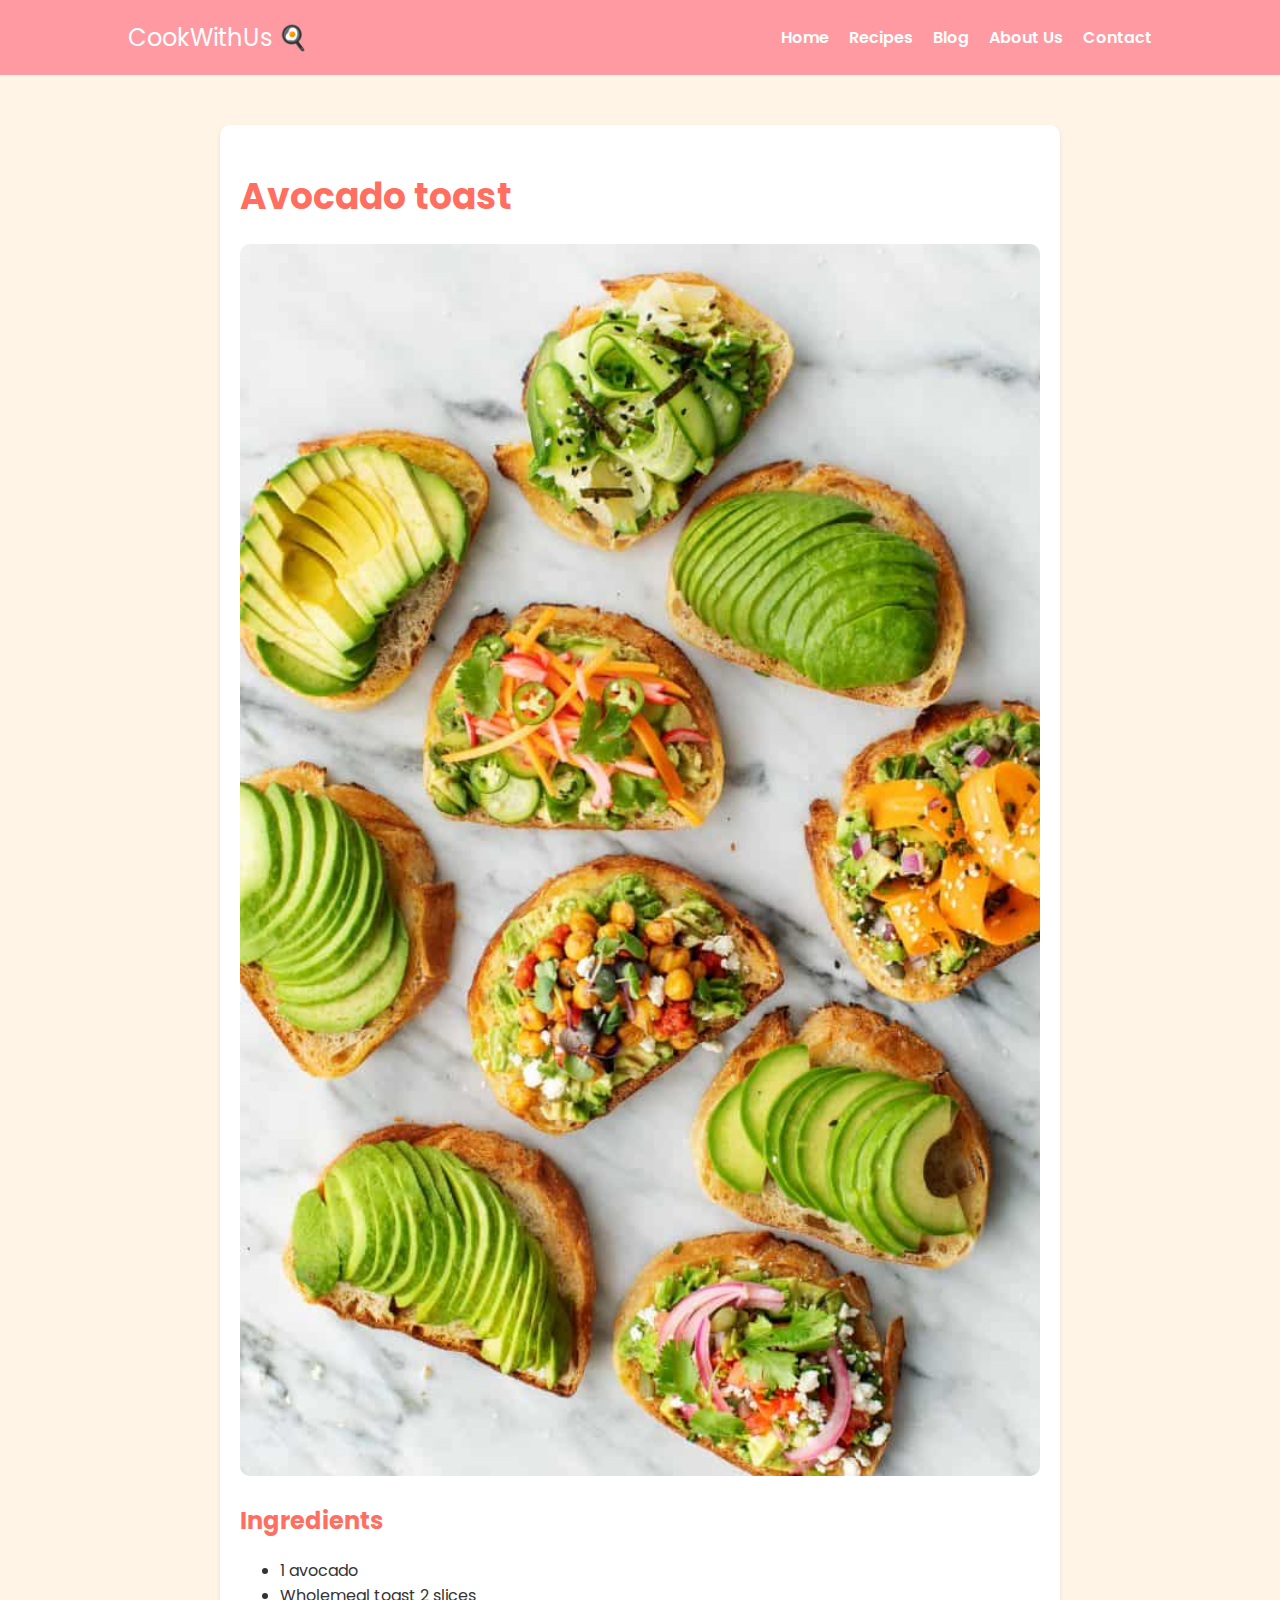
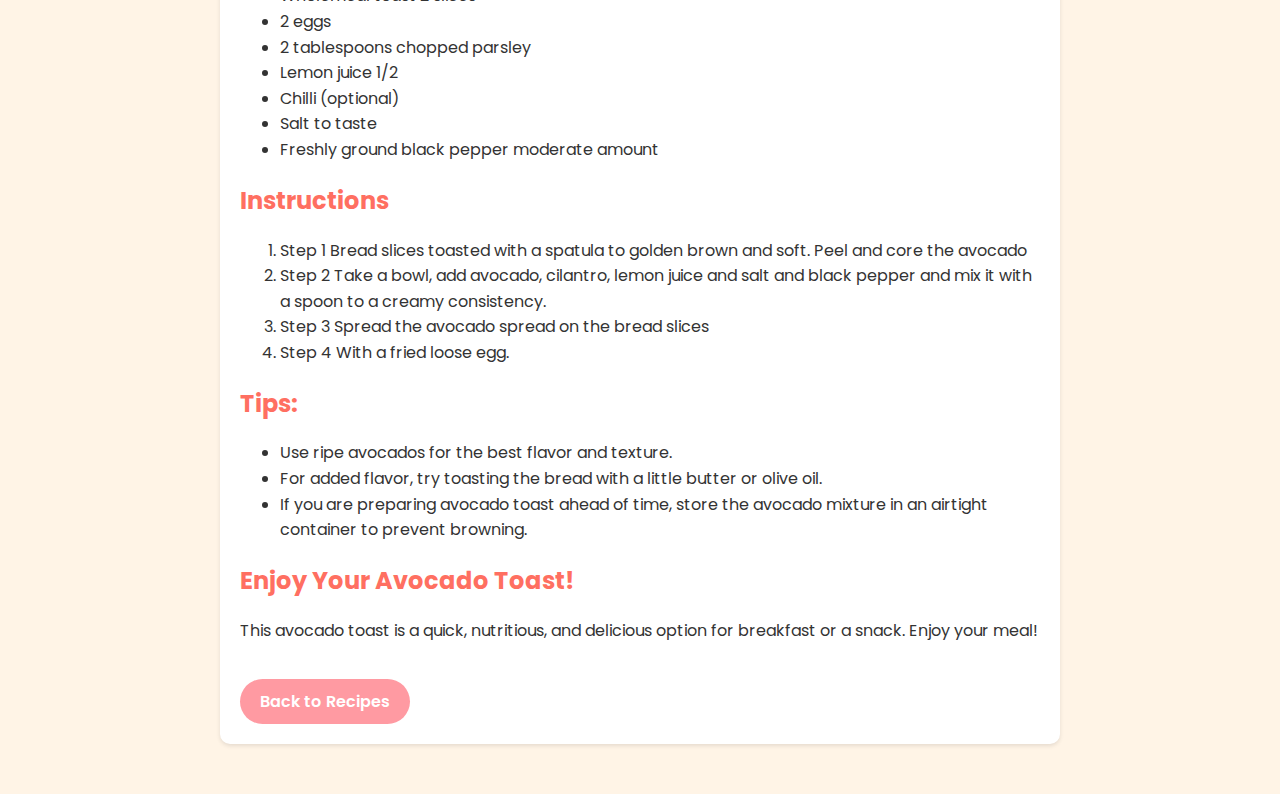
<file: 1.html>
<!DOCTYPE html>
<html lang="en">
<head>
    <meta charset="UTF-8">
    <meta name="viewport" content="width=device-width, initial-scale=1.0">
    <title>Recipe - CookWithUs 🍳</title>
    <link rel="stylesheet" href="styles.css">
    <link href="https://fonts.googleapis.com/css2?family=Comic+Sans+MS:wght@300;400;600&family=Poppins:wght@300;400;600&display=swap" rel="stylesheet">
    <style>
        /* General Styles */
        body {
            font-family: 'Comic Sans MS', 'Poppins', sans-serif;
            margin: 0;
            padding: 0;
            background-color: #fff4e6;
            color: #333;
        }

        header {
            background-color: #ff9aa2;
            padding: 20px 0;
        }

        nav {
            display: flex;
            justify-content: space-between;
            align-items: center;
            width: 80%;
            margin: 0 auto;
        }

        .logo {
            font-size: 24px;
            color: #fff;
        }

        nav ul {
            list-style: none;
            margin: 0;
            padding: 0;
            display: flex;
            gap: 20px;
        }

        nav ul li {
            display: inline;
        }

        nav ul li a {
            color: #fff;
            text-decoration: none;
            font-weight: 600;
        }

        .recipe-container {
            max-width: 800px;
            margin: 50px auto;
            padding: 20px;
            background-color: #fff;
            box-shadow: 0 2px 4px rgba(0,0,0,0.1);
            border-radius: 10px;
        }

        .recipe-container h1 {
            font-size: 36px;
            margin-bottom: 20px;
            font-family: 'Comic Sans MS', 'Poppins', sans-serif;
            color: #ff6f61;
        }

        .recipe-container img {
            width: 100%;
            height: auto;
            border-radius: 10px;
        }

        .recipe-container h2 {
            font-size: 24px;
            margin-top: 20px;
            font-family: 'Comic Sans MS', 'Poppins', sans-serif;
            color: #ff6f61;
        }

        .recipe-container p, .recipe-container ul, .recipe-container ol {
            font-size: 16px;
            line-height: 1.6;
        }

        .cta-button {
            background-color: #ff9aa2;
            color: #fff;
            padding: 10px 20px;
            text-decoration: none;
            font-weight: 600;
            border-radius: 25px;
            border: none;
            cursor: pointer;
            display: inline-block;
            margin-top: 20px;
        }

        .cta-button:hover {
            background-color: #ff6f61;
        }
    </style>
</head>
<body>
    <header>
        <nav>
            <div class="logo">CookWithUs 🍳</div>
            <ul>
                <li><a href="index.html">Home</a></li>
                <li><a href="recipes.html">Recipes</a></li>
                <li><a href="blog.html">Blog</a></li>
                <li><a href="about.html">About Us</a></li>
                <li><a href="contact.html">Contact</a></li>
            </ul>
        </nav>
    </header>
    <div class="recipe-container">
        <h1>Avocado toast</h1>
        <img src="IMAGES/1.jpg" alt="Recipe Image">
        <h2>Ingredients</h2>
        <ul>
            <li>
                1 avocado </li>
            <li>Wholemeal toast 2 slices</li>  
             <li>2 eggs</li>  
             <li> 2 tablespoons chopped parsley </li>
             <li>  Lemon juice 1/2 </li>
              <li> Chilli (optional) </li>
            <li> Salt to taste </li>
             <li>Freshly ground black pepper moderate amount</li>
            
            
        </ul>
        <h2>Instructions</h2>
        <ol>
            <li>Step 1 Bread slices toasted with a spatula to golden brown and soft. Peel and core the avocado</li>
            <li>Step 2 Take a bowl, add avocado, cilantro, lemon juice and salt and black pepper and mix it with a spoon to a creamy consistency.</li>
            <li>Step 3 Spread the avocado spread on the bread slices</li>
            <li>Step 4 With a fried loose egg.</li>
        </ol>
        <h2>Tips:</h2>
    <ul>
        <li>Use ripe avocados for the best flavor and texture.</li>
        <li>For added flavor, try toasting the bread with a little butter or olive oil.</li>
        <li>If you are preparing avocado toast ahead of time, store the avocado mixture in an airtight container to prevent browning.</li>
    </ul>

    <h2>Enjoy Your Avocado Toast!</h2>
    <p>This avocado toast is a quick, nutritious, and delicious option for breakfast or a snack. Enjoy your meal!</p>
        <a href="recipes.html" class="cta-button">Back to Recipes</a>
    </div>
</body>
</html>
</file>
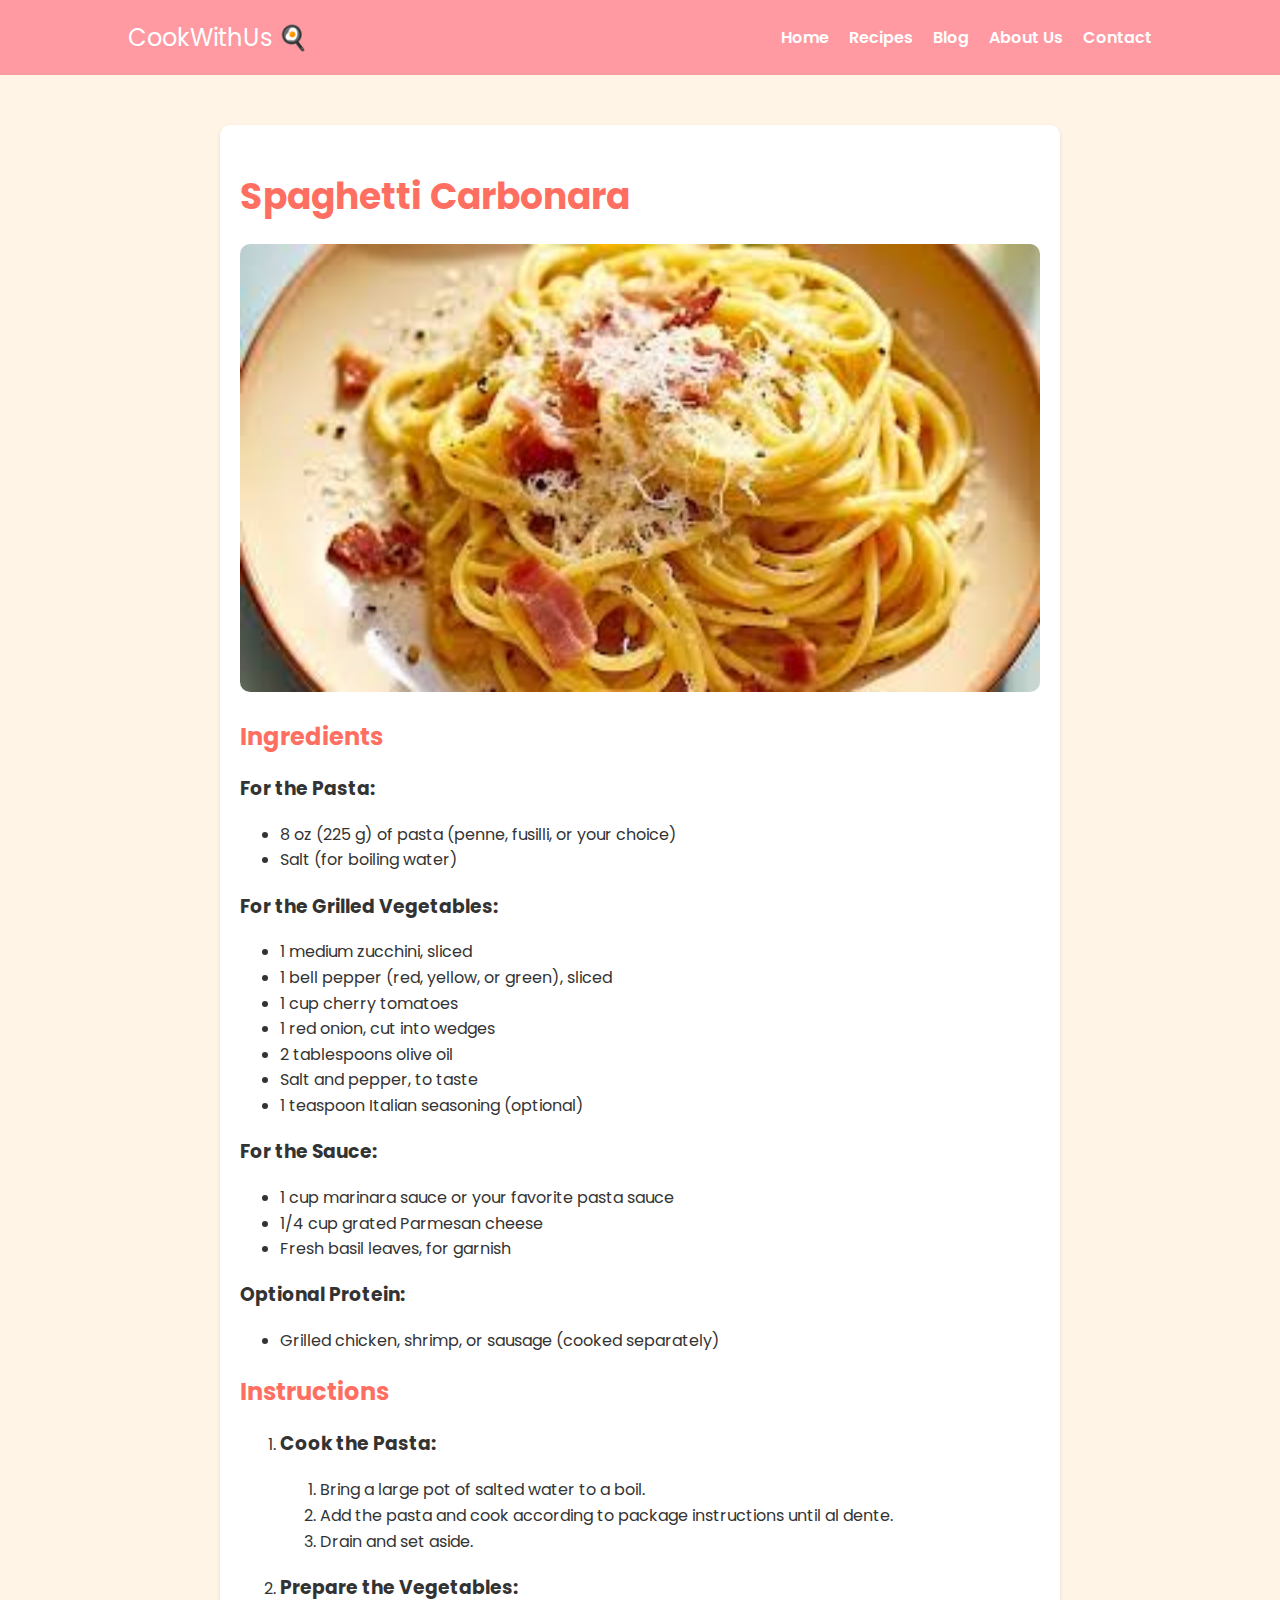
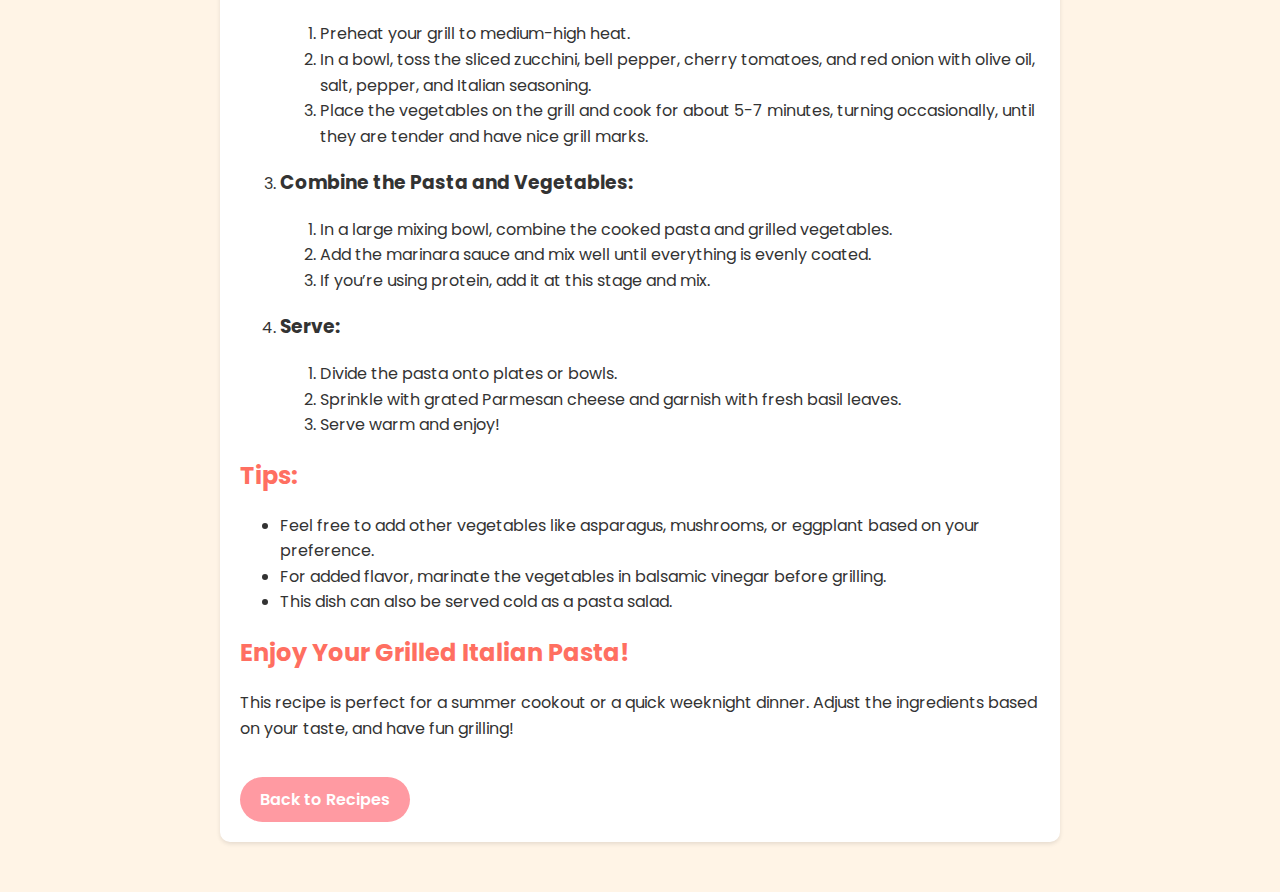
<file: 2.html>
<!DOCTYPE html>
<html lang="en">
<head>
    <meta charset="UTF-8">
    <meta name="viewport" content="width=device-width, initial-scale=1.0">
    <title>Recipe - CookWithUs 🍳</title>
    <link rel="stylesheet" href="styles.css">
    <link href="https://fonts.googleapis.com/css2?family=Comic+Sans+MS:wght@300;400;600&family=Poppins:wght@300;400;600&display=swap" rel="stylesheet">
    <style>
        /* General Styles */
        body {
            font-family: 'Comic Sans MS', 'Poppins', sans-serif;
            margin: 0;
            padding: 0;
            background-color: #fff4e6;
            color: #333;
        }

        header {
            background-color: #ff9aa2;
            padding: 20px 0;
        }

        nav {
            display: flex;
            justify-content: space-between;
            align-items: center;
            width: 80%;
            margin: 0 auto;
        }

        .logo {
            font-size: 24px;
            color: #fff;
        }

        nav ul {
            list-style: none;
            margin: 0;
            padding: 0;
            display: flex;
            gap: 20px;
        }

        nav ul li {
            display: inline;
        }

        nav ul li a {
            color: #fff;
            text-decoration: none;
            font-weight: 600;
        }

        .recipe-container {
            max-width: 800px;
            margin: 50px auto;
            padding: 20px;
            background-color: #fff;
            box-shadow: 0 2px 4px rgba(0,0,0,0.1);
            border-radius: 10px;
        }

        .recipe-container h1 {
            font-size: 36px;
            margin-bottom: 20px;
            font-family: 'Comic Sans MS', 'Poppins', sans-serif;
            color: #ff6f61;
        }

        .recipe-container img {
            width: 100%;
            height: auto;
            border-radius: 10px;
        }

        .recipe-container h2 {
            font-size: 24px;
            margin-top: 20px;
            font-family: 'Comic Sans MS', 'Poppins', sans-serif;
            color: #ff6f61;
        }

        .recipe-container p, .recipe-container ul, .recipe-container ol {
            font-size: 16px;
            line-height: 1.6;
        }

        .cta-button {
            background-color: #ff9aa2;
            color: #fff;
            padding: 10px 20px;
            text-decoration: none;
            font-weight: 600;
            border-radius: 25px;
            border: none;
            cursor: pointer;
            display: inline-block;
            margin-top: 20px;
        }

        .cta-button:hover {
            background-color: #ff6f61;
        }
    </style>
</head>
<body>
    <header>
        <nav>
            <div class="logo">CookWithUs 🍳</div>
            <ul>
                <li><a href="index.html">Home</a></li>
                <li><a href="recipes.html">Recipes</a></li>
                <li><a href="blog.html">Blog</a></li>
                <li><a href="about.html">About Us</a></li>
                <li><a href="contact.html">Contact</a></li>
            </ul>
        </nav>
    </header>
    <div class="recipe-container">
        <h1>Spaghetti Carbonara
        </h1>
        <img src="IMAGES/2.jpg" alt="Recipe Image">
        <body>
            
        
            <h2>Ingredients</h2>
        
            <h3>For the Pasta:</h3>
            <ul>
                <li>8 oz (225 g) of pasta (penne, fusilli, or your choice)</li>
                <li>Salt (for boiling water)</li>
            </ul>
        
            <h3>For the Grilled Vegetables:</h3>
            <ul>
                <li>1 medium zucchini, sliced</li>
                <li>1 bell pepper (red, yellow, or green), sliced</li>
                <li>1 cup cherry tomatoes</li>
                <li>1 red onion, cut into wedges</li>
                <li>2 tablespoons olive oil</li>
                <li>Salt and pepper, to taste</li>
                <li>1 teaspoon Italian seasoning (optional)</li>
            </ul>
        
            <h3>For the Sauce:</h3>
            <ul>
                <li>1 cup marinara sauce or your favorite pasta sauce</li>
                <li>1/4 cup grated Parmesan cheese</li>
                <li>Fresh basil leaves, for garnish</li>
            </ul>
        
            <h3>Optional Protein:</h3>
            <ul>
                <li>Grilled chicken, shrimp, or sausage (cooked separately)</li>
            </ul>
        
            <h2>Instructions</h2>
            <ol>
                <li>
                    <h3>Cook the Pasta:</h3>
                    <ol>
                        <li>Bring a large pot of salted water to a boil.</li>
                        <li>Add the pasta and cook according to package instructions until al dente.</li>
                        <li>Drain and set aside.</li>
                    </ol>
                </li>
                <li>
                    <h3>Prepare the Vegetables:</h3>
                    <ol>
                        <li>Preheat your grill to medium-high heat.</li>
                        <li>In a bowl, toss the sliced zucchini, bell pepper, cherry tomatoes, and red onion with olive oil, salt, pepper, and Italian seasoning.</li>
                        <li>Place the vegetables on the grill and cook for about 5-7 minutes, turning occasionally, until they are tender and have nice grill marks.</li>
                    </ol>
                </li>
                <li>
                    <h3>Combine the Pasta and Vegetables:</h3>
                    <ol>
                        <li>In a large mixing bowl, combine the cooked pasta and grilled vegetables.</li>
                        <li>Add the marinara sauce and mix well until everything is evenly coated.</li>
                        <li>If you’re using protein, add it at this stage and mix.</li>
                    </ol>
                </li>
                <li>
                    <h3>Serve:</h3>
                    <ol>
                        <li>Divide the pasta onto plates or bowls.</li>
                        <li>Sprinkle with grated Parmesan cheese and garnish with fresh basil leaves.</li>
                        <li>Serve warm and enjoy!</li>
                    </ol>
                </li>
            </ol>
        
            <h2>Tips:</h2>
            <ul>
                <li>Feel free to add other vegetables like asparagus, mushrooms, or eggplant based on your preference.</li>
                <li>For added flavor, marinate the vegetables in balsamic vinegar before grilling.</li>
                <li>This dish can also be served cold as a pasta salad.</li>
            </ul>
        
            <h2>Enjoy Your Grilled Italian Pasta!</h2>
            <p>This recipe is perfect for a summer cookout or a quick weeknight dinner. Adjust the ingredients based on your taste, and have fun grilling!</p>
        </body>
        
        <a href="recipes.html" class="cta-button">Back to Recipes</a>
    </div>
</body>
</html>
</file>
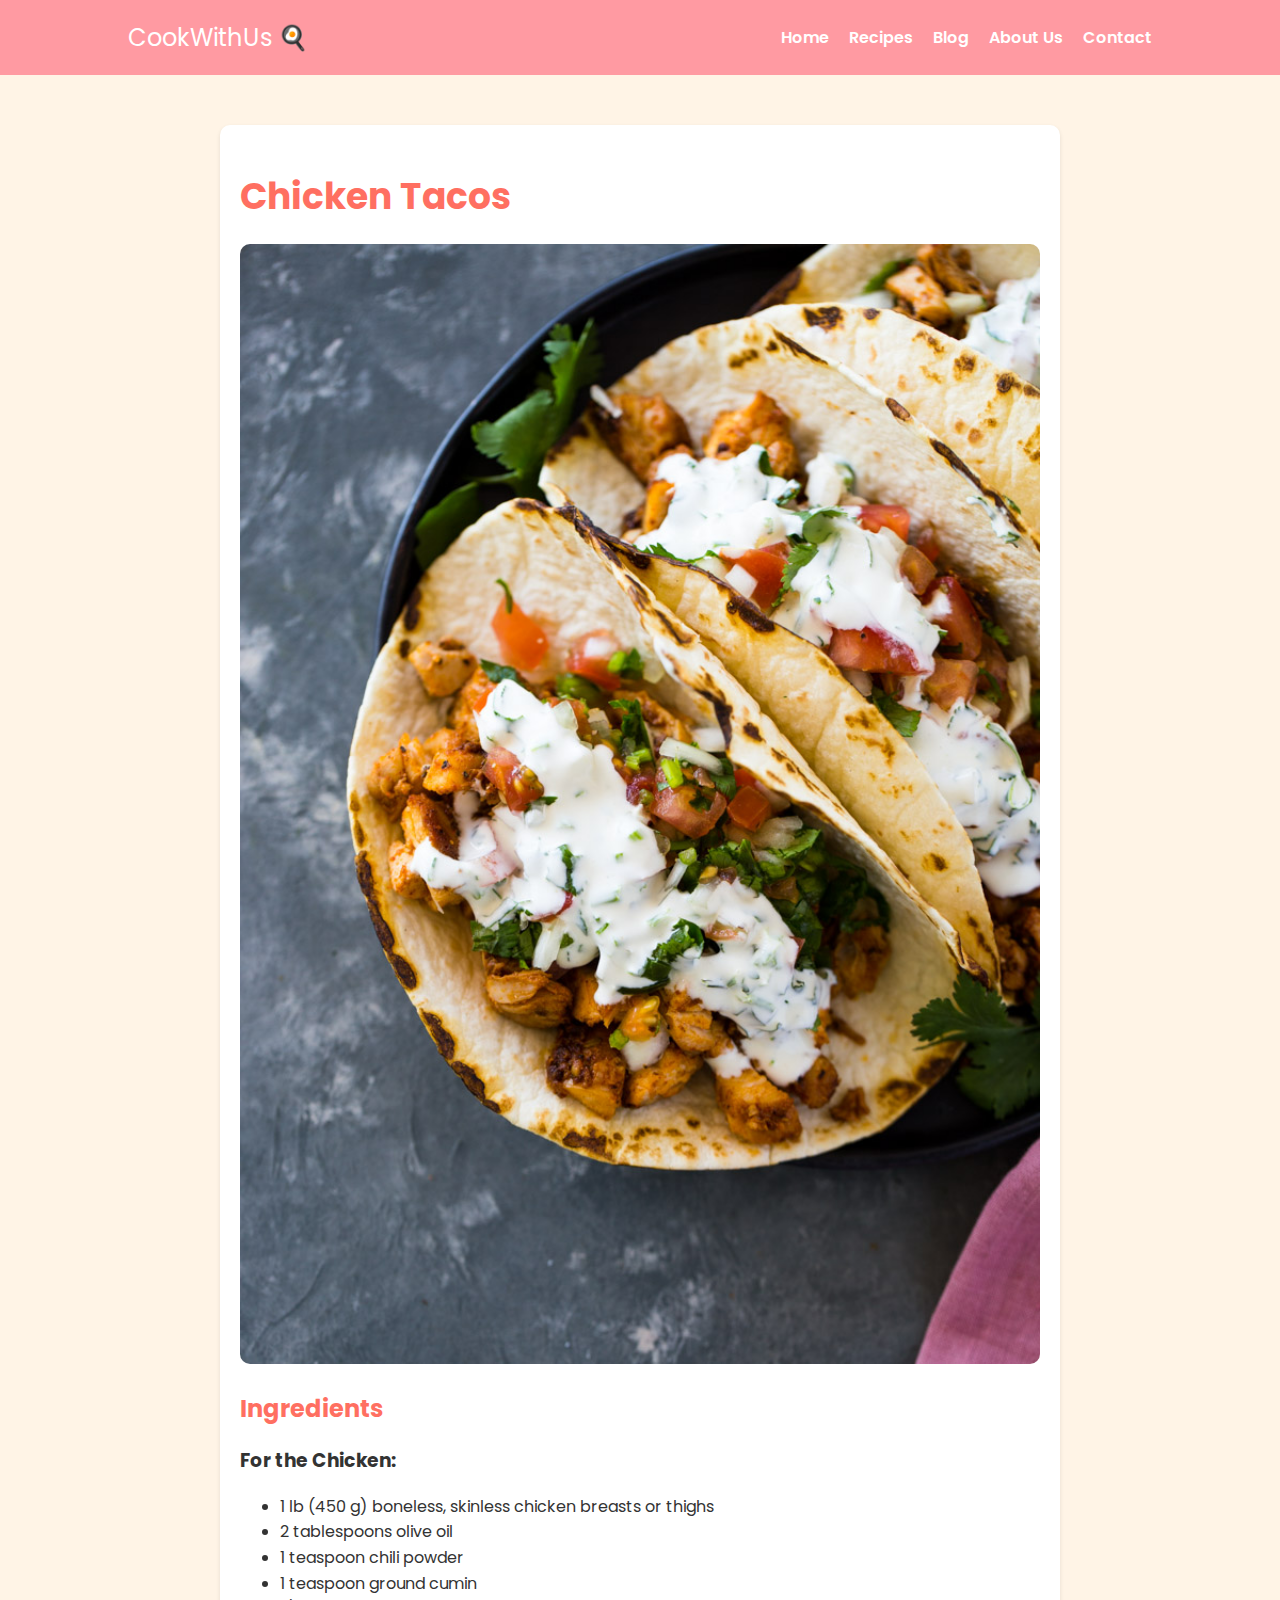
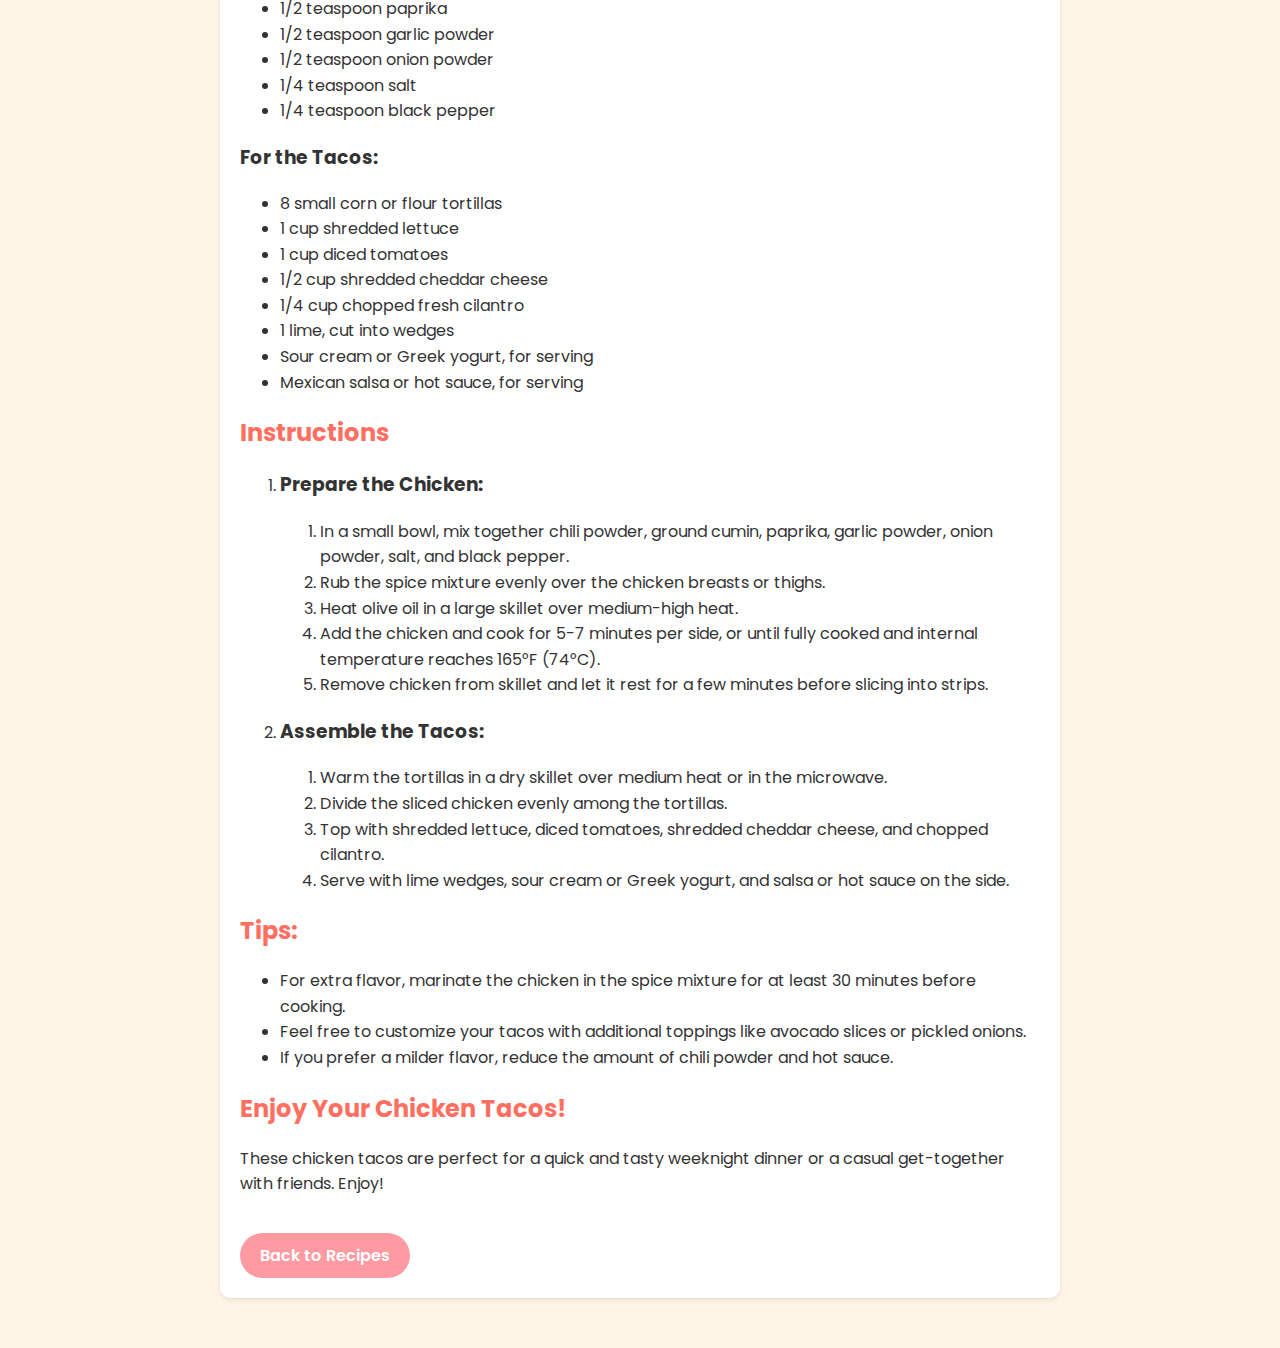
<file: 3.html>
<!DOCTYPE html>
<html lang="en">
<head>
    <meta charset="UTF-8">
    <meta name="viewport" content="width=device-width, initial-scale=1.0">
    <title>Recipe - CookWithUs 🍳</title>
    <link rel="stylesheet" href="styles.css">
    <link href="https://fonts.googleapis.com/css2?family=Comic+Sans+MS:wght@300;400;600&family=Poppins:wght@300;400;600&display=swap" rel="stylesheet">
    <style>
        
        body {
            font-family: 'Comic Sans MS', 'Poppins', sans-serif;
            margin: 0;
            padding: 0;
            background-color: #fff4e6;
            color: #333;
        }

        header {
            background-color: #ff9aa2;
            padding: 20px 0;
        }

        nav {
            display: flex;
            justify-content: space-between;
            align-items: center;
            width: 80%;
            margin: 0 auto;
        }

        .logo {
            font-size: 24px;
            color: #fff;
        }

        nav ul {
            list-style: none;
            margin: 0;
            padding: 0;
            display: flex;
            gap: 20px;
        }

        nav ul li {
            display: inline;
        }

        nav ul li a {
            color: #fff;
            text-decoration: none;
            font-weight: 600;
        }

        .recipe-container {
            max-width: 800px;
            margin: 50px auto;
            padding: 20px;
            background-color: #fff;
            box-shadow: 0 2px 4px rgba(0,0,0,0.1);
            border-radius: 10px;
        }

        .recipe-container h1 {
            font-size: 36px;
            margin-bottom: 20px;
            font-family: 'Comic Sans MS', 'Poppins', sans-serif;
            color: #ff6f61;
        }

        .recipe-container img {
            width: 100%;
            height: auto;
            border-radius: 10px;
        }

        .recipe-container h2 {
            font-size: 24px;
            margin-top: 20px;
            font-family: 'Comic Sans MS', 'Poppins', sans-serif;
            color: #ff6f61;
        }

        .recipe-container p, .recipe-container ul, .recipe-container ol {
            font-size: 16px;
            line-height: 1.6;
        }

        .cta-button {
            background-color: #ff9aa2;
            color: #fff;
            padding: 10px 20px;
            text-decoration: none;
            font-weight: 600;
            border-radius: 25px;
            border: none;
            cursor: pointer;
            display: inline-block;
            margin-top: 20px;
        }

        .cta-button:hover {
            background-color: #ff6f61;
        }
    </style>
</head>
<body>
    <header>
        <nav>
            <div class="logo">CookWithUs 🍳</div>
            <ul>
                <li><a href="index.html">Home</a></li>
                <li><a href="recipes.html">Recipes</a></li>
                <li><a href="blog.html">Blog</a></li>
                <li><a href="about.html">About Us</a></li>
                <li><a href="contact.html">Contact</a></li>
            </ul>
        </nav>
    </header>
    <div class="recipe-container">
        <h1>Chicken Tacos</h1>
        <img src="IMAGES/3.jpg" alt="Recipe Image">
        <h2>Ingredients</h2>

        <h3>For the Chicken:</h3>
        <ul>
            <li>1 lb (450 g) boneless, skinless chicken breasts or thighs</li>
            <li>2 tablespoons olive oil</li>
            <li>1 teaspoon chili powder</li>
            <li>1 teaspoon ground cumin</li>
            <li>1/2 teaspoon paprika</li>
            <li>1/2 teaspoon garlic powder</li>
            <li>1/2 teaspoon onion powder</li>
            <li>1/4 teaspoon salt</li>
            <li>1/4 teaspoon black pepper</li>
        </ul>
    
        <h3>For the Tacos:</h3>
        <ul>
            <li>8 small corn or flour tortillas</li>
            <li>1 cup shredded lettuce</li>
            <li>1 cup diced tomatoes</li>
            <li>1/2 cup shredded cheddar cheese</li>
            <li>1/4 cup chopped fresh cilantro</li>
            <li>1 lime, cut into wedges</li>
            <li>Sour cream or Greek yogurt, for serving</li>
            <li>Mexican salsa or hot sauce, for serving</li>
        </ul>
    
        <h2>Instructions</h2>
        <ol>
            <li>
                <h3>Prepare the Chicken:</h3>
                <ol>
                    <li>In a small bowl, mix together chili powder, ground cumin, paprika, garlic powder, onion powder, salt, and black pepper.</li>
                    <li>Rub the spice mixture evenly over the chicken breasts or thighs.</li>
                    <li>Heat olive oil in a large skillet over medium-high heat.</li>
                    <li>Add the chicken and cook for 5-7 minutes per side, or until fully cooked and internal temperature reaches 165°F (74°C).</li>
                    <li>Remove chicken from skillet and let it rest for a few minutes before slicing into strips.</li>
                </ol>
            </li>
            <li>
                <h3>Assemble the Tacos:</h3>
                <ol>
                    <li>Warm the tortillas in a dry skillet over medium heat or in the microwave.</li>
                    <li>Divide the sliced chicken evenly among the tortillas.</li>
                    <li>Top with shredded lettuce, diced tomatoes, shredded cheddar cheese, and chopped cilantro.</li>
                    <li>Serve with lime wedges, sour cream or Greek yogurt, and salsa or hot sauce on the side.</li>
                </ol>
            </li>
        </ol>
    
        <h2>Tips:</h2>
        <ul>
            <li>For extra flavor, marinate the chicken in the spice mixture for at least 30 minutes before cooking.</li>
            <li>Feel free to customize your tacos with additional toppings like avocado slices or pickled onions.</li>
            <li>If you prefer a milder flavor, reduce the amount of chili powder and hot sauce.</li>
        </ul>
    
        <h2>Enjoy Your Chicken Tacos!</h2>
        <p>These chicken tacos are perfect for a quick and tasty weeknight dinner or a casual get-together with friends. Enjoy!</p>
        <a href="recipes.html" class="cta-button">Back to Recipes</a>
    </div>
</body>
</html>
</file>
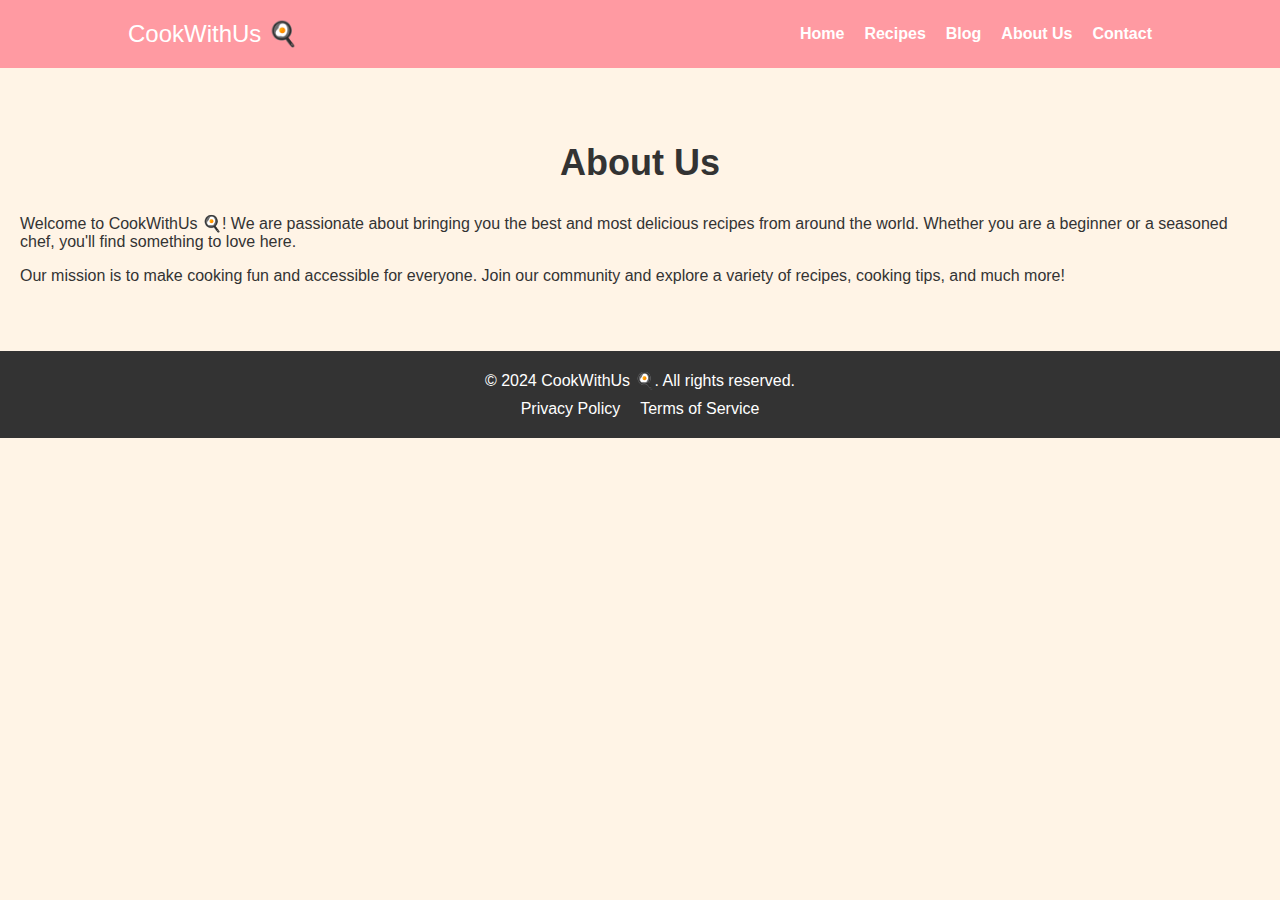
<file: about.html>
<!DOCTYPE html>
<html lang="en">
<head>
    <meta charset="UTF-8">
    <meta name="viewport" content="width=device-width, initial-scale=1.0">
    <title>CookWithUs 🍳 - About Us</title>
    <link rel="stylesheet" href="styles.css">
</head>
<body>
    <header>
        <nav>
            <div class="logo">CookWithUs 🍳</div>
            <ul>
                <li><a href="index.html">Home</a></li>
                <li><a href="recipes.html">Recipes</a></li>
                <li><a href="blog.html">Blog</a></li>
                <li><a href="about.html">About Us</a></li>
                <li><a href="contact.html">Contact</a></li>
            </ul>
        </nav>
    </header>

    <main>
        <section class="about-us">
            <h1>About Us</h1>
            <p>Welcome to CookWithUs 🍳! We are passionate about bringing you the best and most delicious recipes from around the world. Whether you are a beginner or a seasoned chef, you'll find something to love here.</p>
            <p>Our mission is to make cooking fun and accessible for everyone. Join our community and explore a variety of recipes, cooking tips, and much more!</p>
        </section>
    </main>

    <footer>
        <p>&copy; 2024 CookWithUs 🍳. All rights reserved.</p>
        <ul>
            <li><a href="#">Privacy Policy</a></li>
            <li><a href="#">Terms of Service</a></li>
        </ul>
    </footer>
</body>
</html>
</file>
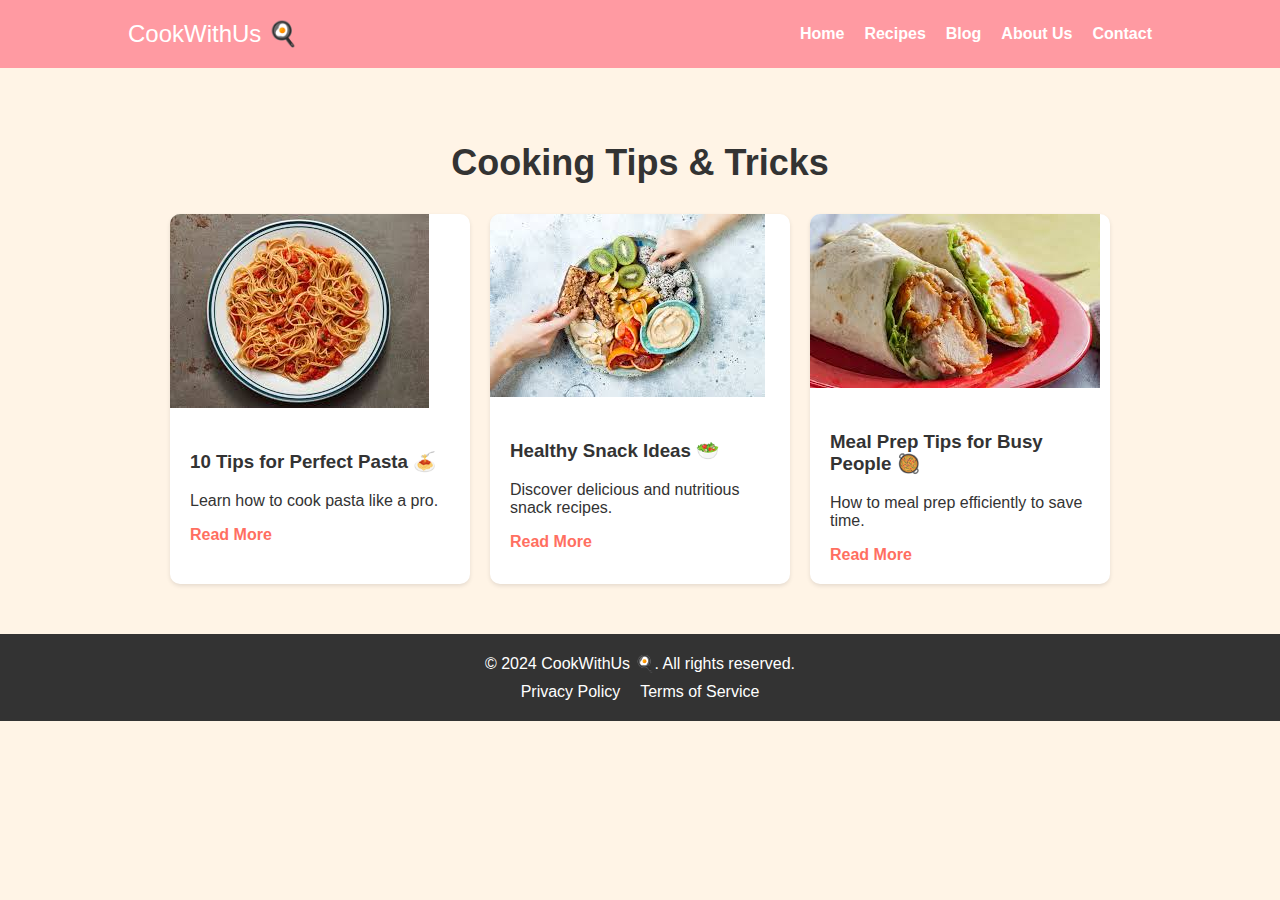
<file: blog.html>
<!DOCTYPE html>
<html lang="en">
<head>
    <meta charset="UTF-8">
    <meta name="viewport" content="width=device-width, initial-scale=1.0">
    <title>CookWithUs 🍳 - Blog</title>
    <link rel="stylesheet" href="styles.css">
</head>
<body>
    <header>
        <nav>
            <div class="logo">CookWithUs 🍳</div>
            <ul>
                <li><a href="index.html">Home</a></li>
                <li><a href="recipes.html">Recipes</a></li>
                <li><a href="blog.html">Blog</a></li>
                <li><a href="about.html">About Us</a></li>
                <li><a href="contact.html">Contact</a></li>
            </ul>
        </nav>
    </header>

    <main>
        <section class="blog">
            <h1>Cooking Tips &amp; Tricks</h1>
            <div class="blog-list">
                <div class="blog-post">
                    <img src="IMAGES/7.jpg" alt="Blog 1">
                    <div class="blog-info">
                        <h3>10 Tips for Perfect Pasta 🍝</h3>
                        <p>Learn how to cook pasta like a pro.</p>
                        <a href="blog1.html" class="blog-link">Read More</a>
                    </div>
                </div>
                <div class="blog-post">
                    <img src="IMAGES/8.jpg" alt="Blog 2">
                    <div class="blog-info">
                        <h3>Healthy Snack Ideas 🥗</h3>
                        <p>Discover delicious and nutritious snack recipes.</p>
                        <a href="blog2.html" class="blog-link">Read More</a>
                    </div>
                </div>
                <div class="blog-post">
                    <img src="IMAGES/9.jpg" alt="Blog 3">
                    <div class="blog-info">
                        <h3>Meal Prep Tips for Busy People 🥘</h3>
                        <p>How to meal prep efficiently to save time.</p>
                        <a href="blog3.html" class="blog-link">Read More</a>
                    </div>
                </div>
            </div>
        </section>
    </main>

    <footer>
        <p>&copy; 2024 CookWithUs 🍳. All rights reserved.</p>
        <ul>
            <li><a href="#">Privacy Policy</a></li>
            <li><a href="#">Terms of Service</a></li>
        </ul>
    </footer>
</body>
</html>
</file>
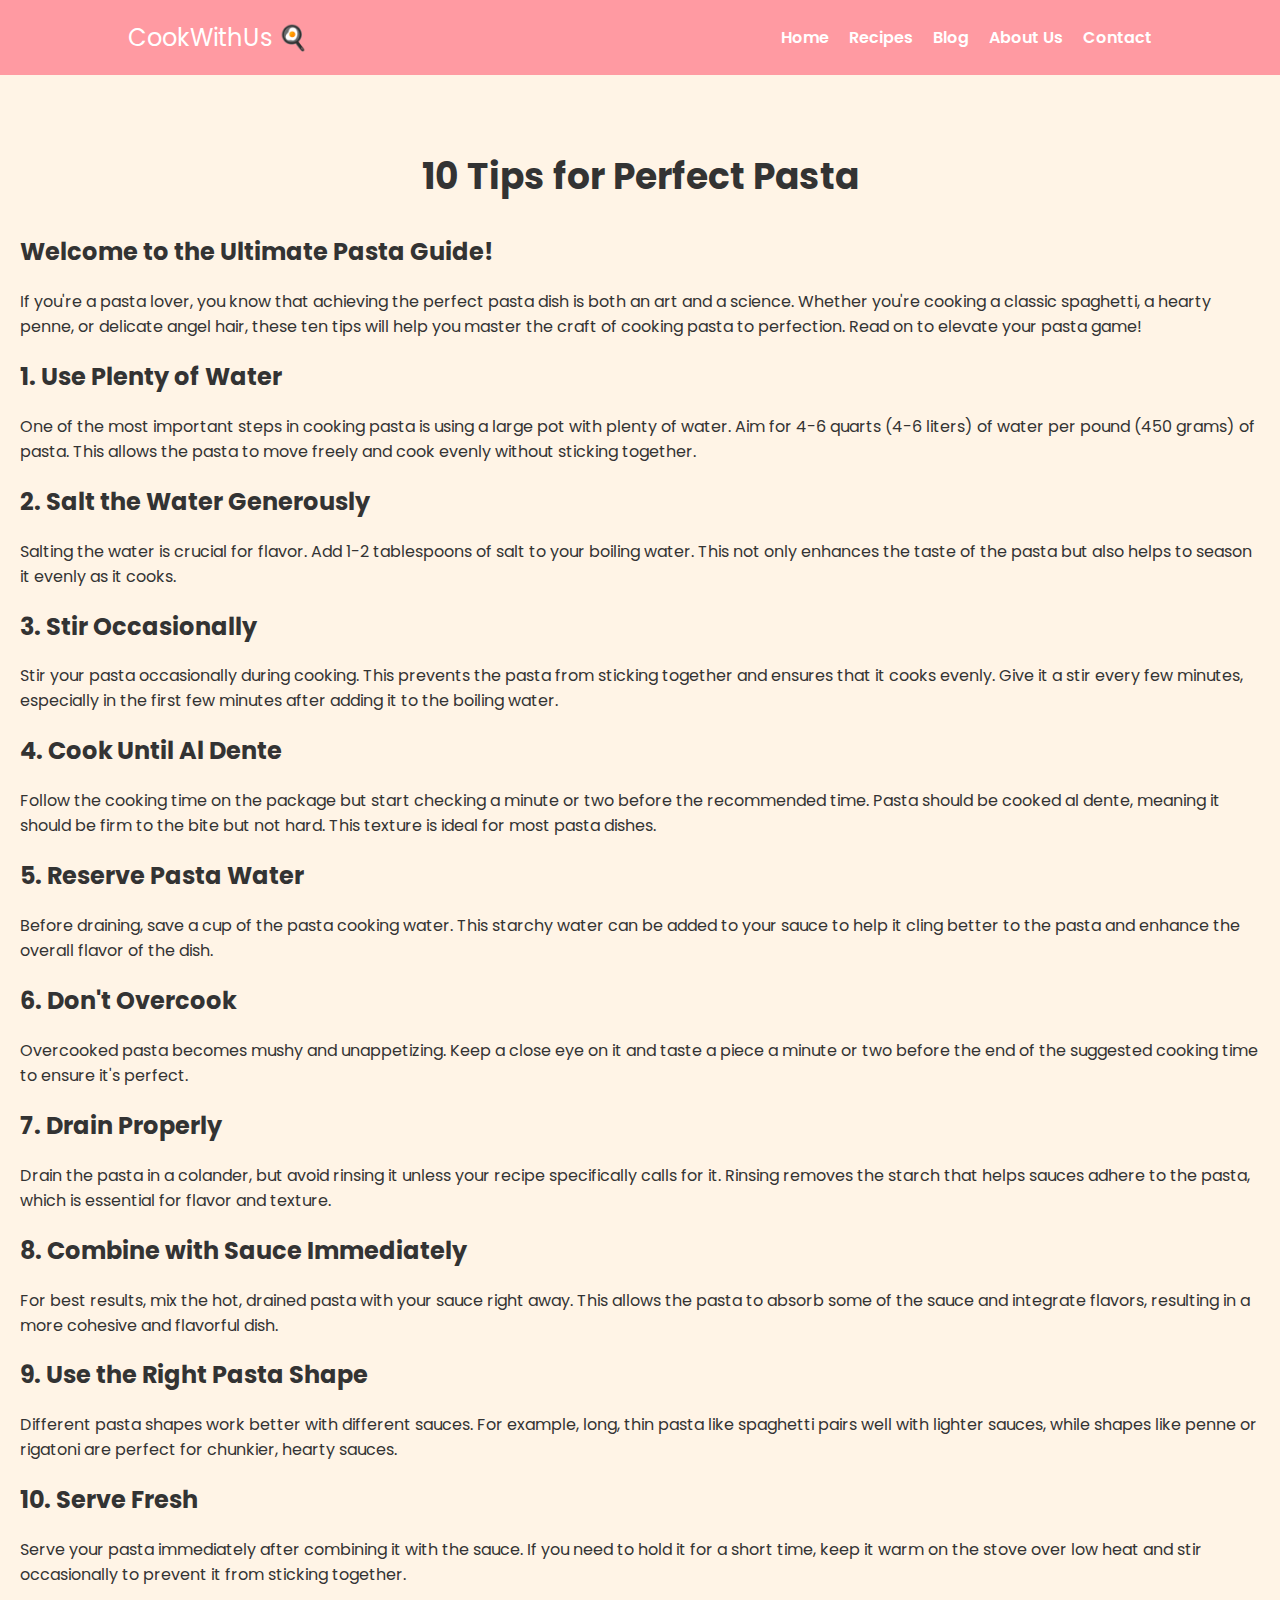
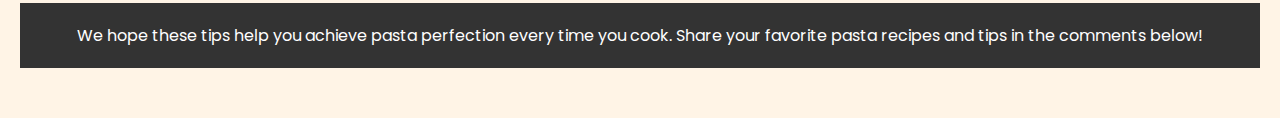
<file: blog1.html>
<!DOCTYPE html>
<html lang="en">
<head>
    <meta charset="UTF-8">
    <meta name="viewport" content="width=device-width, initial-scale=1.0">
    <title>Recipe - CookWithUs 🍳</title>
    <link rel="stylesheet" href="styles.css">
    <link href="https://fonts.googleapis.com/css2?family=Comic+Sans+MS:wght@300;400;600&family=Poppins:wght@300;400;600&display=swap" rel="stylesheet">
    <style>
        /* General Styles */
        body {
            font-family: 'Comic Sans MS', 'Poppins', sans-serif;
            margin: 0;
            padding: 0;
            background-color: #fff4e6;
            color: #333;
        }

        header {
            background-color: #ff9aa2;
            padding: 20px 0;
        }

        nav {
            display: flex;
            justify-content: space-between;
            align-items: center;
            width: 80%;
            margin: 0 auto;
        }

        .logo {
            font-size: 24px;
            color: #fff;
        }

        nav ul {
            list-style: none;
            margin: 0;
            padding: 0;
            display: flex;
            gap: 20px;
        }

        nav ul li {
            display: inline;
        }

        nav ul li a {
            color: #fff;
            text-decoration: none;
            font-weight: 600;
        }

        .recipe-container {
            max-width: 800px;
            margin: 50px auto;
            padding: 20px;
            background-color: #fff;
            box-shadow: 0 2px 4px rgba(0,0,0,0.1);
            border-radius: 10px;
        }

        .recipe-container h1 {
            font-size: 36px;
            margin-bottom: 20px;
            font-family: 'Comic Sans MS', 'Poppins', sans-serif;
            color: #ff6f61;
        }

        .recipe-container img {
            width: 100%;
            height: auto;
            border-radius: 10px;
        }

        .recipe-container h2 {
            font-size: 24px;
            margin-top: 20px;
            font-family: 'Comic Sans MS', 'Poppins', sans-serif;
            color: #ff6f61;
        }

        .recipe-container p, .recipe-container ul, .recipe-container ol {
            font-size: 16px;
            line-height: 1.6;
        }

        .cta-button {
            background-color: #ff9aa2;
            color: #fff;
            padding: 10px 20px;
            text-decoration: none;
            font-weight: 600;
            border-radius: 25px;
            border: none;
            cursor: pointer;
            display: inline-block;
            margin-top: 20px;
        }

        .cta-button:hover {
            background-color: #ff6f61;
        }
    </style>
</head>
<body>
    <header>
        <nav>
            <div class="logo">CookWithUs 🍳</div>
            <ul>
                <li><a href="index.html">Home</a></li>
                <li><a href="recipes.html">Recipes</a></li>
                <li><a href="blog.html">Blog</a></li>
                <li><a href="about.html">About Us</a></li>
                <li><a href="contact.html">Contact</a></li>
            </ul>
        </nav>
    </header>
    <div class="blog">
        <article>
            
                <h1>10 Tips for Perfect Pasta</h1>
                
            
    
            <section>
                <h2>Welcome to the Ultimate Pasta Guide!</h2>
                <p>If you're a pasta lover, you know that achieving the perfect pasta dish is both an art and a science. Whether you're cooking a classic spaghetti, a hearty penne, or delicate angel hair, these ten tips will help you master the craft of cooking pasta to perfection. Read on to elevate your pasta game!</p>
            </section>
    
            <section>
                <h2>1. Use Plenty of Water</h2>
                <p>One of the most important steps in cooking pasta is using a large pot with plenty of water. Aim for 4-6 quarts (4-6 liters) of water per pound (450 grams) of pasta. This allows the pasta to move freely and cook evenly without sticking together.</p>
            </section>
    
            <section>
                <h2>2. Salt the Water Generously</h2>
                <p>Salting the water is crucial for flavor. Add 1-2 tablespoons of salt to your boiling water. This not only enhances the taste of the pasta but also helps to season it evenly as it cooks.</p>
            </section>
    
            <section>
                <h2>3. Stir Occasionally</h2>
                <p>Stir your pasta occasionally during cooking. This prevents the pasta from sticking together and ensures that it cooks evenly. Give it a stir every few minutes, especially in the first few minutes after adding it to the boiling water.</p>
            </section>
    
            <section>
                <h2>4. Cook Until Al Dente</h2>
                <p>Follow the cooking time on the package but start checking a minute or two before the recommended time. Pasta should be cooked al dente, meaning it should be firm to the bite but not hard. This texture is ideal for most pasta dishes.</p>
            </section>
    
            <section>
                <h2>5. Reserve Pasta Water</h2>
                <p>Before draining, save a cup of the pasta cooking water. This starchy water can be added to your sauce to help it cling better to the pasta and enhance the overall flavor of the dish.</p>
            </section>
    
            <section>
                <h2>6. Don't Overcook</h2>
                <p>Overcooked pasta becomes mushy and unappetizing. Keep a close eye on it and taste a piece a minute or two before the end of the suggested cooking time to ensure it's perfect.</p>
            </section>
    
            <section>
                <h2>7. Drain Properly</h2>
                <p>Drain the pasta in a colander, but avoid rinsing it unless your recipe specifically calls for it. Rinsing removes the starch that helps sauces adhere to the pasta, which is essential for flavor and texture.</p>
            </section>
    
            <section>
                <h2>8. Combine with Sauce Immediately</h2>
                <p>For best results, mix the hot, drained pasta with your sauce right away. This allows the pasta to absorb some of the sauce and integrate flavors, resulting in a more cohesive and flavorful dish.</p>
            </section>
    
            <section>
                <h2>9. Use the Right Pasta Shape</h2>
                <p>Different pasta shapes work better with different sauces. For example, long, thin pasta like spaghetti pairs well with lighter sauces, while shapes like penne or rigatoni are perfect for chunkier, hearty sauces.</p>
            </section>
    
            <section>
                <h2>10. Serve Fresh</h2>
                <p>Serve your pasta immediately after combining it with the sauce. If you need to hold it for a short time, keep it warm on the stove over low heat and stir occasionally to prevent it from sticking together.</p>
            </section>
    
            <footer>
                <p>We hope these tips help you achieve pasta perfection every time you cook. Share your favorite pasta recipes and tips in the comments below!</p>
            </footer>
        </article>
    </div>  
    
</body>
</html>
</file>
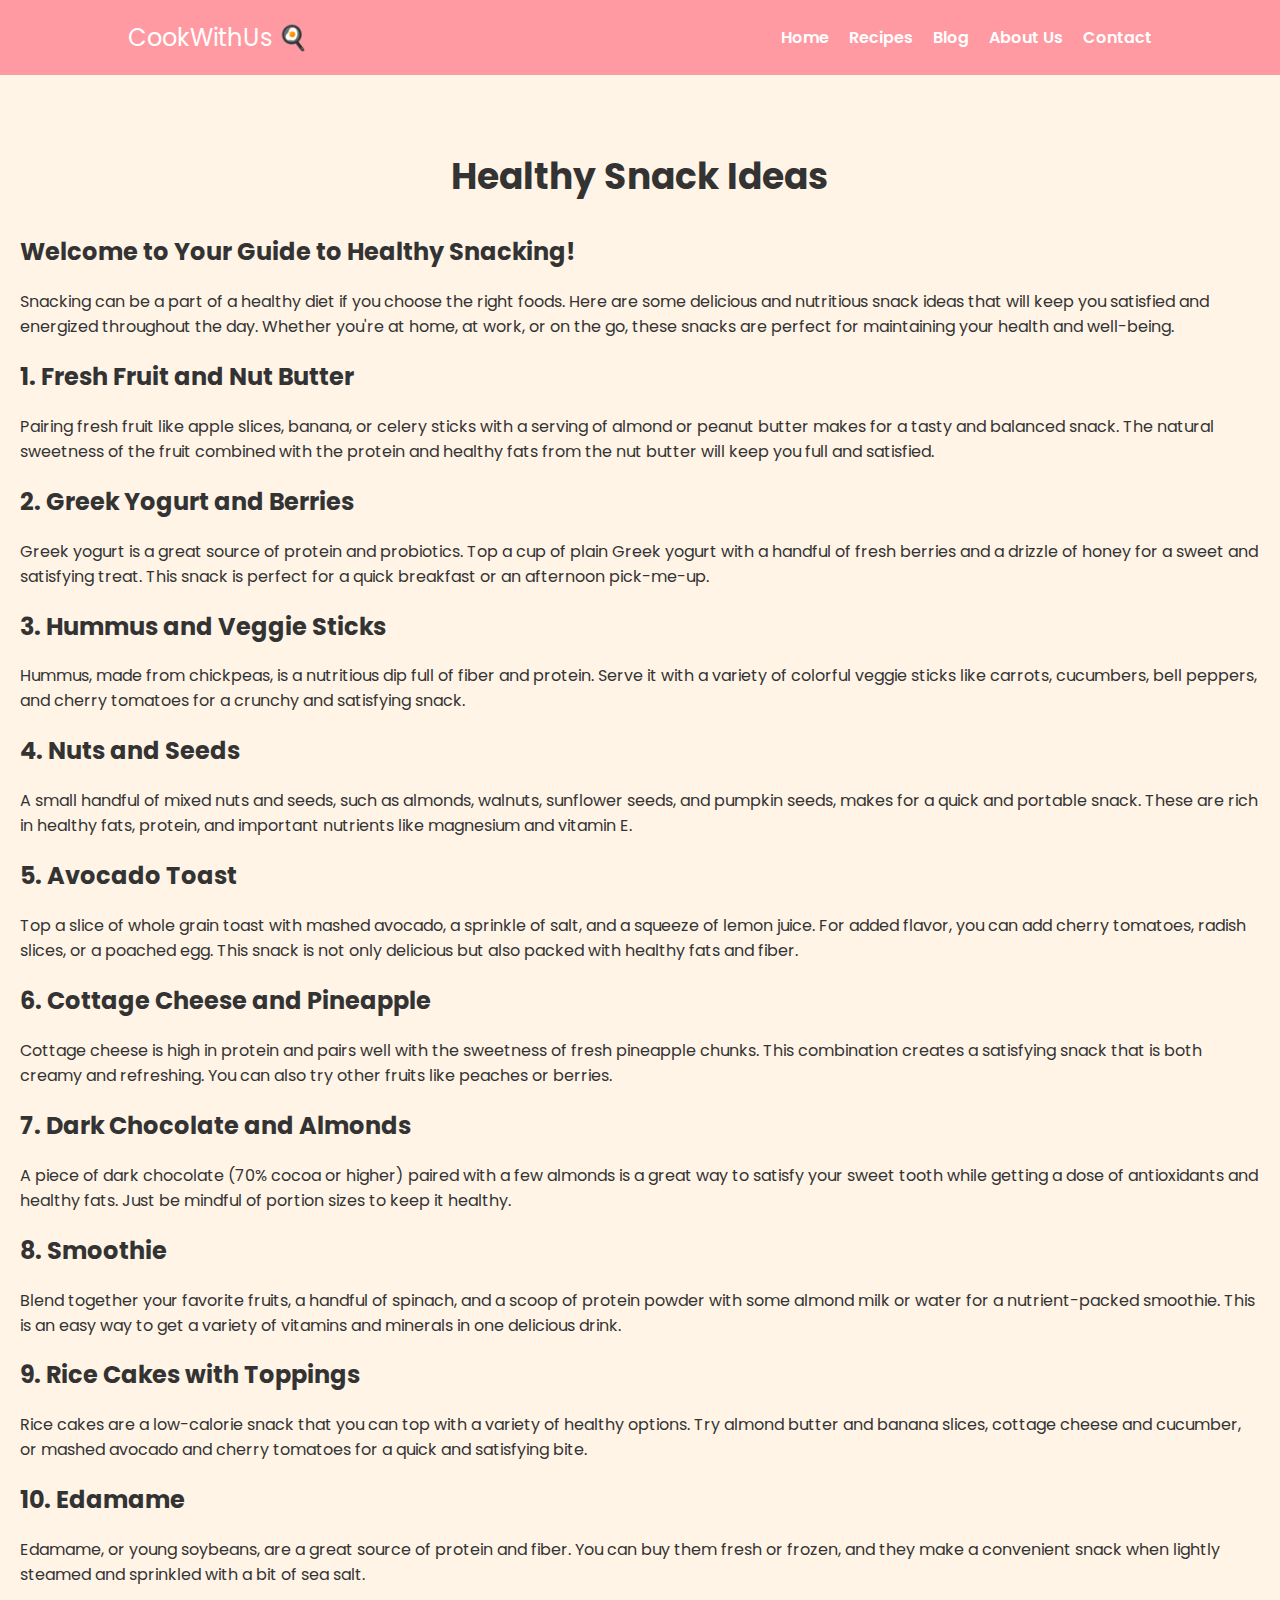
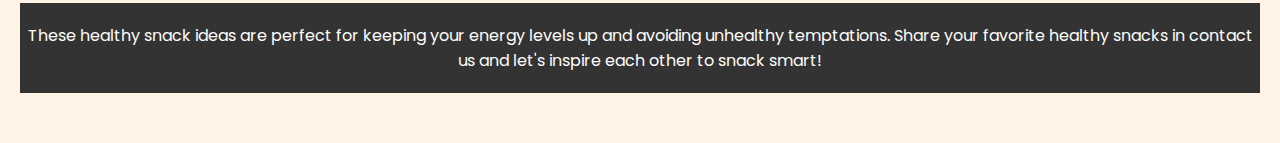
<file: blog2.html>
<!DOCTYPE html>
<html lang="en">
<head>
    <meta charset="UTF-8">
    <meta name="viewport" content="width=device-width, initial-scale=1.0">
    <title>Recipe - CookWithUs 🍳</title>
    <link rel="stylesheet" href="styles.css">
    <link href="https://fonts.googleapis.com/css2?family=Comic+Sans+MS:wght@300;400;600&family=Poppins:wght@300;400;600&display=swap" rel="stylesheet">
    <style>
        /* General Styles */
        body {
            font-family: 'Comic Sans MS', 'Poppins', sans-serif;
            margin: 0;
            padding: 0;
            background-color: #fff4e6;
            color: #333;
        }

        header {
            background-color: #ff9aa2;
            padding: 20px 0;
        }

        nav {
            display: flex;
            justify-content: space-between;
            align-items: center;
            width: 80%;
            margin: 0 auto;
        }

        .logo {
            font-size: 24px;
            color: #fff;
        }

        nav ul {
            list-style: none;
            margin: 0;
            padding: 0;
            display: flex;
            gap: 20px;
        }

        nav ul li {
            display: inline;
        }

        nav ul li a {
            color: #fff;
            text-decoration: none;
            font-weight: 600;
        }

        .recipe-container {
            max-width: 800px;
            margin: 50px auto;
            padding: 20px;
            background-color: #fff;
            box-shadow: 0 2px 4px rgba(0,0,0,0.1);
            border-radius: 10px;
        }

        .recipe-container h1 {
            font-size: 36px;
            margin-bottom: 20px;
            font-family: 'Comic Sans MS', 'Poppins', sans-serif;
            color: #ff6f61;
        }

        .recipe-container img {
            width: 100%;
            height: auto;
            border-radius: 10px;
        }

        .recipe-container h2 {
            font-size: 24px;
            margin-top: 20px;
            font-family: 'Comic Sans MS', 'Poppins', sans-serif;
            color: #ff6f61;
        }

        .recipe-container p, .recipe-container ul, .recipe-container ol {
            font-size: 16px;
            line-height: 1.6;
        }

        .cta-button {
            background-color: #ff9aa2;
            color: #fff;
            padding: 10px 20px;
            text-decoration: none;
            font-weight: 600;
            border-radius: 25px;
            border: none;
            cursor: pointer;
            display: inline-block;
            margin-top: 20px;
        }

        .cta-button:hover {
            background-color: #ff6f61;
        }
    </style>
</head>
<body>
    <header>
        <nav>
            <div class="logo">CookWithUs 🍳</div>
            <ul>
                <li><a href="index.html">Home</a></li>
                <li><a href="recipes.html">Recipes</a></li>
                <li><a href="blog.html">Blog</a></li>
                <li><a href="about.html">About Us</a></li>
                <li><a href="contact.html">Contact</a></li>
            </ul>
        </nav>
    </header>
    <div class="blog">
        
            <article>
                
                    <h1>Healthy Snack Ideas</h1>
                    
        
                <section>
                    <h2>Welcome to Your Guide to Healthy Snacking!</h2>
                    <p>Snacking can be a part of a healthy diet if you choose the right foods. Here are some delicious and nutritious snack ideas that will keep you satisfied and energized throughout the day. Whether you're at home, at work, or on the go, these snacks are perfect for maintaining your health and well-being.</p>
                </section>
        
                <section>
                    <h2>1. Fresh Fruit and Nut Butter</h2>
                    <p>Pairing fresh fruit like apple slices, banana, or celery sticks with a serving of almond or peanut butter makes for a tasty and balanced snack. The natural sweetness of the fruit combined with the protein and healthy fats from the nut butter will keep you full and satisfied.</p>
                </section>
        
                <section>
                    <h2>2. Greek Yogurt and Berries</h2>
                    <p>Greek yogurt is a great source of protein and probiotics. Top a cup of plain Greek yogurt with a handful of fresh berries and a drizzle of honey for a sweet and satisfying treat. This snack is perfect for a quick breakfast or an afternoon pick-me-up.</p>
                </section>
        
                <section>
                    <h2>3. Hummus and Veggie Sticks</h2>
                    <p>Hummus, made from chickpeas, is a nutritious dip full of fiber and protein. Serve it with a variety of colorful veggie sticks like carrots, cucumbers, bell peppers, and cherry tomatoes for a crunchy and satisfying snack.</p>
                </section>
        
                <section>
                    <h2>4. Nuts and Seeds</h2>
                    <p>A small handful of mixed nuts and seeds, such as almonds, walnuts, sunflower seeds, and pumpkin seeds, makes for a quick and portable snack. These are rich in healthy fats, protein, and important nutrients like magnesium and vitamin E.</p>
                </section>
        
                <section>
                    <h2>5. Avocado Toast</h2>
                    <p>Top a slice of whole grain toast with mashed avocado, a sprinkle of salt, and a squeeze of lemon juice. For added flavor, you can add cherry tomatoes, radish slices, or a poached egg. This snack is not only delicious but also packed with healthy fats and fiber.</p>
                </section>
        
                <section>
                    <h2>6. Cottage Cheese and Pineapple</h2>
                    <p>Cottage cheese is high in protein and pairs well with the sweetness of fresh pineapple chunks. This combination creates a satisfying snack that is both creamy and refreshing. You can also try other fruits like peaches or berries.</p>
                </section>
        
                <section>
                    <h2>7. Dark Chocolate and Almonds</h2>
                    <p>A piece of dark chocolate (70% cocoa or higher) paired with a few almonds is a great way to satisfy your sweet tooth while getting a dose of antioxidants and healthy fats. Just be mindful of portion sizes to keep it healthy.</p>
                </section>
        
                <section>
                    <h2>8. Smoothie</h2>
                    <p>Blend together your favorite fruits, a handful of spinach, and a scoop of protein powder with some almond milk or water for a nutrient-packed smoothie. This is an easy way to get a variety of vitamins and minerals in one delicious drink.</p>
                </section>
        
                <section>
                    <h2>9. Rice Cakes with Toppings</h2>
                    <p>Rice cakes are a low-calorie snack that you can top with a variety of healthy options. Try almond butter and banana slices, cottage cheese and cucumber, or mashed avocado and cherry tomatoes for a quick and satisfying bite.</p>
                </section>
        
                <section>
                    <h2>10. Edamame</h2>
                    <p>Edamame, or young soybeans, are a great source of protein and fiber. You can buy them fresh or frozen, and they make a convenient snack when lightly steamed and sprinkled with a bit of sea salt.</p>
                </section>
        
                <footer>
                    <p>These healthy snack ideas are perfect for keeping your energy levels up and avoiding unhealthy temptations. Share your favorite healthy snacks in contact us and let's inspire each other to snack smart!</p>
                </footer>
            </article>
        
        
    </div>
</body>
</html>
</file>
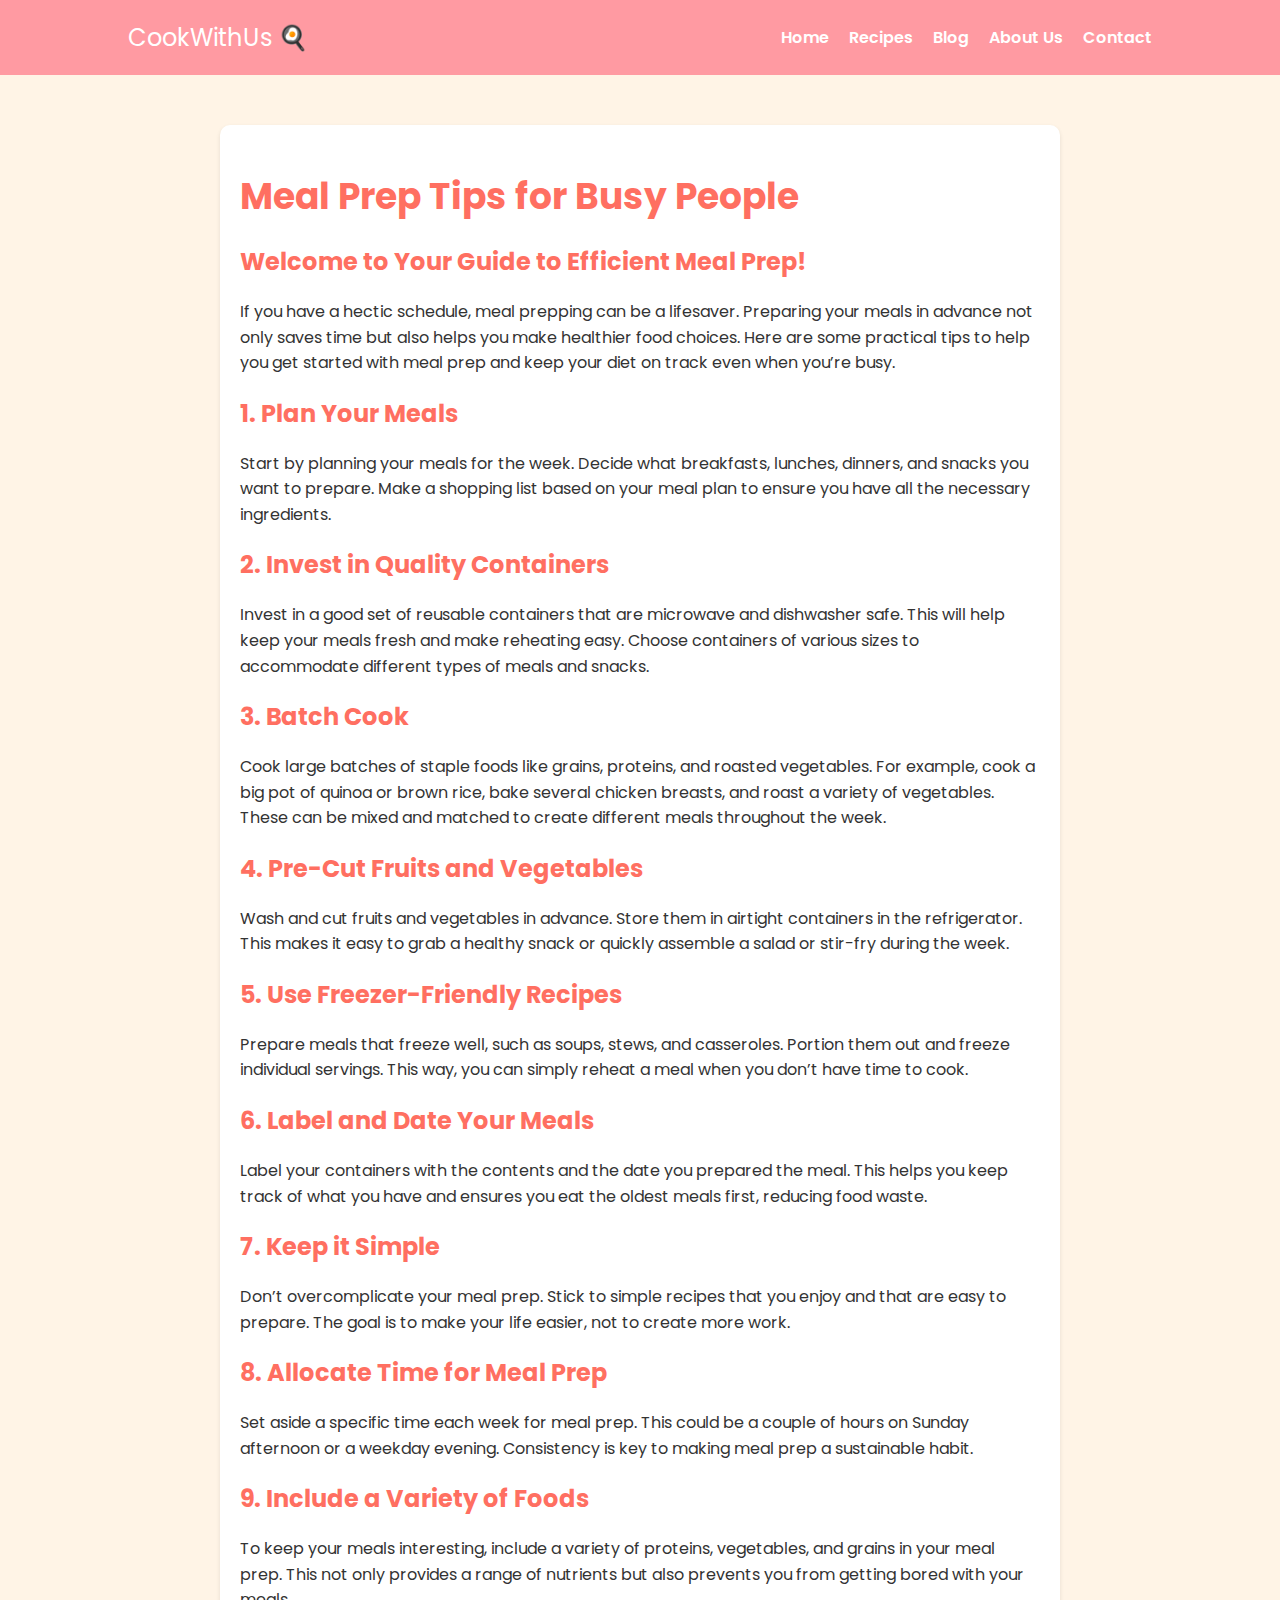
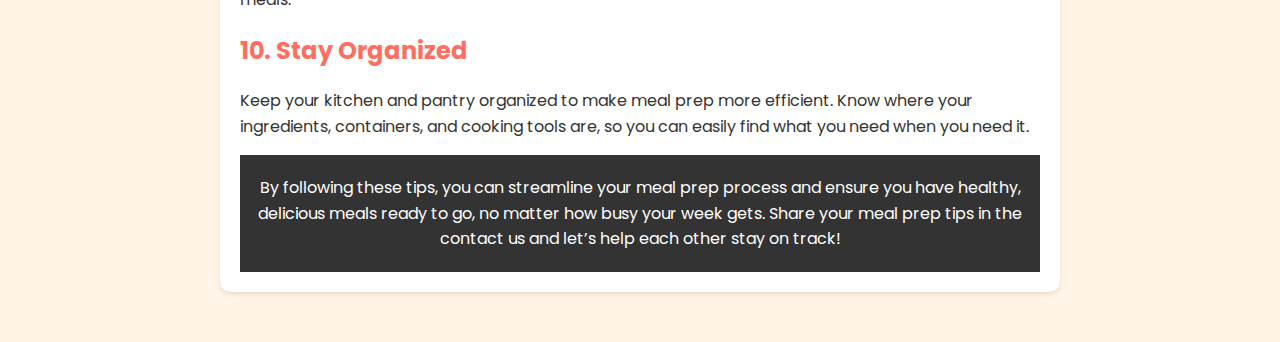
<file: blog3.html>
<!DOCTYPE html>
<html lang="en">
<head>
    <meta charset="UTF-8">
    <meta name="viewport" content="width=device-width, initial-scale=1.0">
    <title>Recipe - CookWithUs 🍳</title>
    <link rel="stylesheet" href="styles.css">
    <link href="https://fonts.googleapis.com/css2?family=Comic+Sans+MS:wght@300;400;600&family=Poppins:wght@300;400;600&display=swap" rel="stylesheet">
    <style>
        /* General Styles */
        body {
            font-family: 'Comic Sans MS', 'Poppins', sans-serif;
            margin: 0;
            padding: 0;
            background-color: #fff4e6;
            color: #333;
        }

        header {
            background-color: #ff9aa2;
            padding: 20px 0;
        }

        nav {
            display: flex;
            justify-content: space-between;
            align-items: center;
            width: 80%;
            margin: 0 auto;
        }

        .logo {
            font-size: 24px;
            color: #fff;
        }

        nav ul {
            list-style: none;
            margin: 0;
            padding: 0;
            display: flex;
            gap: 20px;
        }

        nav ul li {
            display: inline;
        }

        nav ul li a {
            color: #fff;
            text-decoration: none;
            font-weight: 600;
        }

        .recipe-container {
            max-width: 800px;
            margin: 50px auto;
            padding: 20px;
            background-color: #fff;
            box-shadow: 0 2px 4px rgba(0,0,0,0.1);
            border-radius: 10px;
        }

        .recipe-container h1 {
            font-size: 36px;
            margin-bottom: 20px;
            font-family: 'Comic Sans MS', 'Poppins', sans-serif;
            color: #ff6f61;
        }

        .recipe-container img {
            width: 100%;
            height: auto;
            border-radius: 10px;
        }

        .recipe-container h2 {
            font-size: 24px;
            margin-top: 20px;
            font-family: 'Comic Sans MS', 'Poppins', sans-serif;
            color: #ff6f61;
        }

        .recipe-container p, .recipe-container ul, .recipe-container ol {
            font-size: 16px;
            line-height: 1.6;
        }

        .cta-button {
            background-color: #ff9aa2;
            color: #fff;
            padding: 10px 20px;
            text-decoration: none;
            font-weight: 600;
            border-radius: 25px;
            border: none;
            cursor: pointer;
            display: inline-block;
            margin-top: 20px;
        }

        .cta-button:hover {
            background-color: #ff6f61;
        }
    </style>
</head>
<body>
    <header>
        <nav>
            <div class="logo">CookWithUs 🍳</div>
            <ul>
                <li><a href="index.html">Home</a></li>
                <li><a href="recipes.html">Recipes</a></li>
                <li><a href="blog.html">Blog</a></li>
                <li><a href="about.html">About Us</a></li>
                <li><a href="contact.html">Contact</a></li>
            </ul>
        </nav>
    </header>
    <div class="recipe-container">
        <article>
            
                <h1>Meal Prep Tips for Busy People</h1>
                
    
            <section>
                <h2>Welcome to Your Guide to Efficient Meal Prep!</h2>
                <p>If you have a hectic schedule, meal prepping can be a lifesaver. Preparing your meals in advance not only saves time but also helps you make healthier food choices. Here are some practical tips to help you get started with meal prep and keep your diet on track even when you’re busy.</p>
            </section>
    
            <section>
                <h2>1. Plan Your Meals</h2>
                <p>Start by planning your meals for the week. Decide what breakfasts, lunches, dinners, and snacks you want to prepare. Make a shopping list based on your meal plan to ensure you have all the necessary ingredients.</p>
            </section>
    
            <section>
                <h2>2. Invest in Quality Containers</h2>
                <p>Invest in a good set of reusable containers that are microwave and dishwasher safe. This will help keep your meals fresh and make reheating easy. Choose containers of various sizes to accommodate different types of meals and snacks.</p>
            </section>
    
            <section>
                <h2>3. Batch Cook</h2>
                <p>Cook large batches of staple foods like grains, proteins, and roasted vegetables. For example, cook a big pot of quinoa or brown rice, bake several chicken breasts, and roast a variety of vegetables. These can be mixed and matched to create different meals throughout the week.</p>
            </section>
    
            <section>
                <h2>4. Pre-Cut Fruits and Vegetables</h2>
                <p>Wash and cut fruits and vegetables in advance. Store them in airtight containers in the refrigerator. This makes it easy to grab a healthy snack or quickly assemble a salad or stir-fry during the week.</p>
            </section>
    
            <section>
                <h2>5. Use Freezer-Friendly Recipes</h2>
                <p>Prepare meals that freeze well, such as soups, stews, and casseroles. Portion them out and freeze individual servings. This way, you can simply reheat a meal when you don’t have time to cook.</p>
            </section>
    
            <section>
                <h2>6. Label and Date Your Meals</h2>
                <p>Label your containers with the contents and the date you prepared the meal. This helps you keep track of what you have and ensures you eat the oldest meals first, reducing food waste.</p>
            </section>
    
            <section>
                <h2>7. Keep it Simple</h2>
                <p>Don’t overcomplicate your meal prep. Stick to simple recipes that you enjoy and that are easy to prepare. The goal is to make your life easier, not to create more work.</p>
            </section>
    
            <section>
                <h2>8. Allocate Time for Meal Prep</h2>
                <p>Set aside a specific time each week for meal prep. This could be a couple of hours on Sunday afternoon or a weekday evening. Consistency is key to making meal prep a sustainable habit.</p>
            </section>
    
            <section>
                <h2>9. Include a Variety of Foods</h2>
                <p>To keep your meals interesting, include a variety of proteins, vegetables, and grains in your meal prep. This not only provides a range of nutrients but also prevents you from getting bored with your meals.</p>
            </section>
    
            <section>
                <h2>10. Stay Organized</h2>
                <p>Keep your kitchen and pantry organized to make meal prep more efficient. Know where your ingredients, containers, and cooking tools are, so you can easily find what you need when you need it.</p>
            </section>
    
            <footer>
                <p>By following these tips, you can streamline your meal prep process and ensure you have healthy, delicious meals ready to go, no matter how busy your week gets. Share your meal prep tips in the contact us and let’s help each other stay on track!</p>
            </footer>
        </article>
    </div>
</body>
</html>
</file>
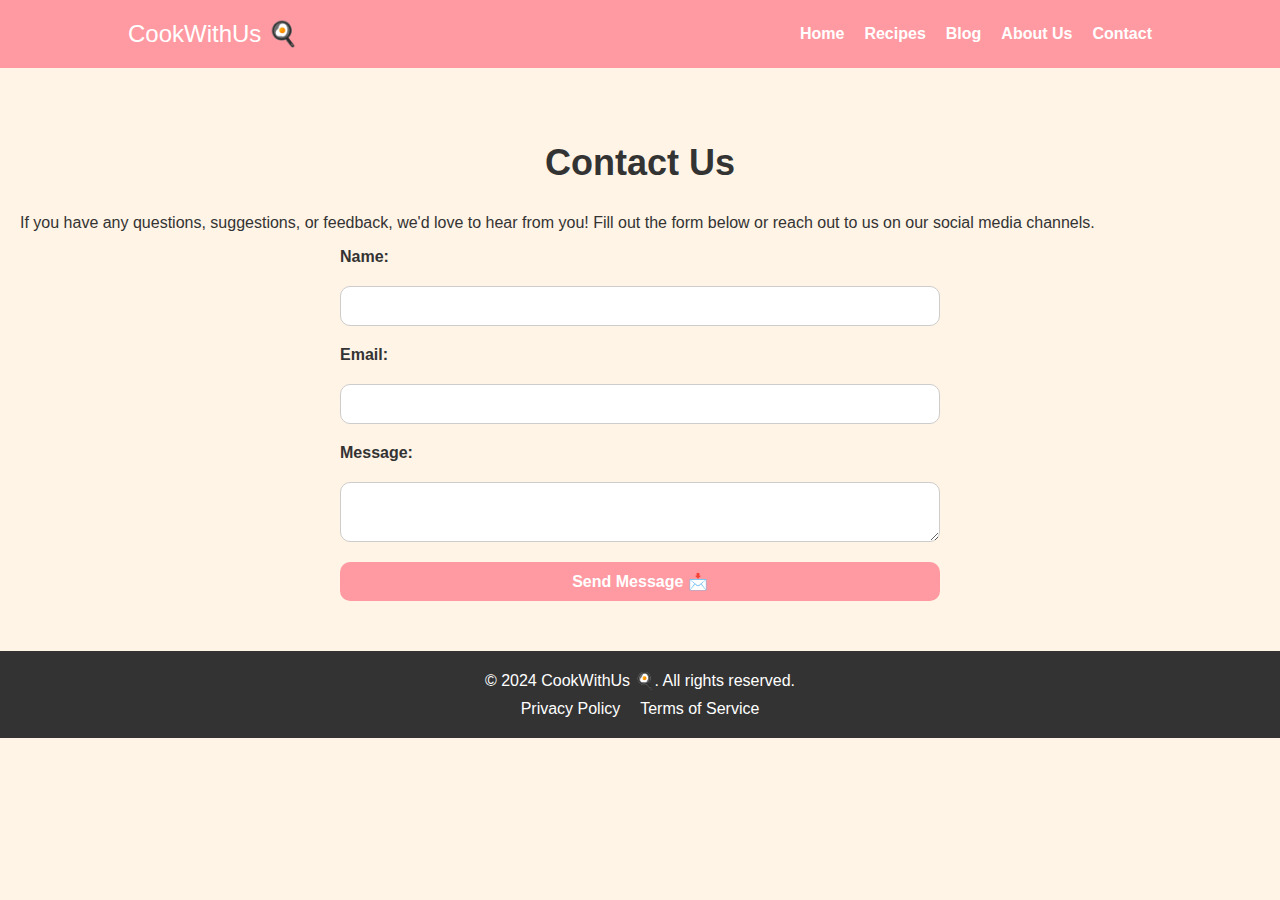
<file: contact.html>
<!DOCTYPE html>
<html lang="en">
<head>
    <meta charset="UTF-8">
    <meta name="viewport" content="width=device-width, initial-scale=1.0">
    <title>CookWithUs 🍳 - Contact</title>
    <link rel="stylesheet" href="styles.css">
</head>
<body>
    <header>
        <nav>
            <div class="logo">CookWithUs 🍳</div>
            <ul>
                <li><a href="index.html">Home</a></li>
                <li><a href="recipes.html">Recipes</a></li>
                <li><a href="blog.html">Blog</a></li>
                <li><a href="about.html">About Us</a></li>
                <li><a href="contact.html">Contact</a></li>
            </ul>
        </nav>
    </header>

    <main>
        <section class="contact">
            <h1>Contact Us</h1>
            <p>If you have any questions, suggestions, or feedback, we'd love to hear from you! Fill out the form below or reach out to us on our social media channels.</p>
            <form>
                <label for="name">Name:</label>
                <input type="text" id="name" name="name" required>
                
                <label for="email">Email:</label>
                <input type="email" id="email" name="email" required>
                
                <label for="message">Message:</label>
                <textarea id="message" name="message" required></textarea>
                
                <button type="submit">Send Message 📩</button>
            </form>
        </section>
    </main>

    <footer>
        <p>&copy; 2024 CookWithUs 🍳. All rights reserved.</p>
        <ul>
            <li><a href="#">Privacy Policy</a></li>
            <li><a href="#">Terms of Service</a></li>
        </ul>
    </footer>
</body>
</html>
</file>
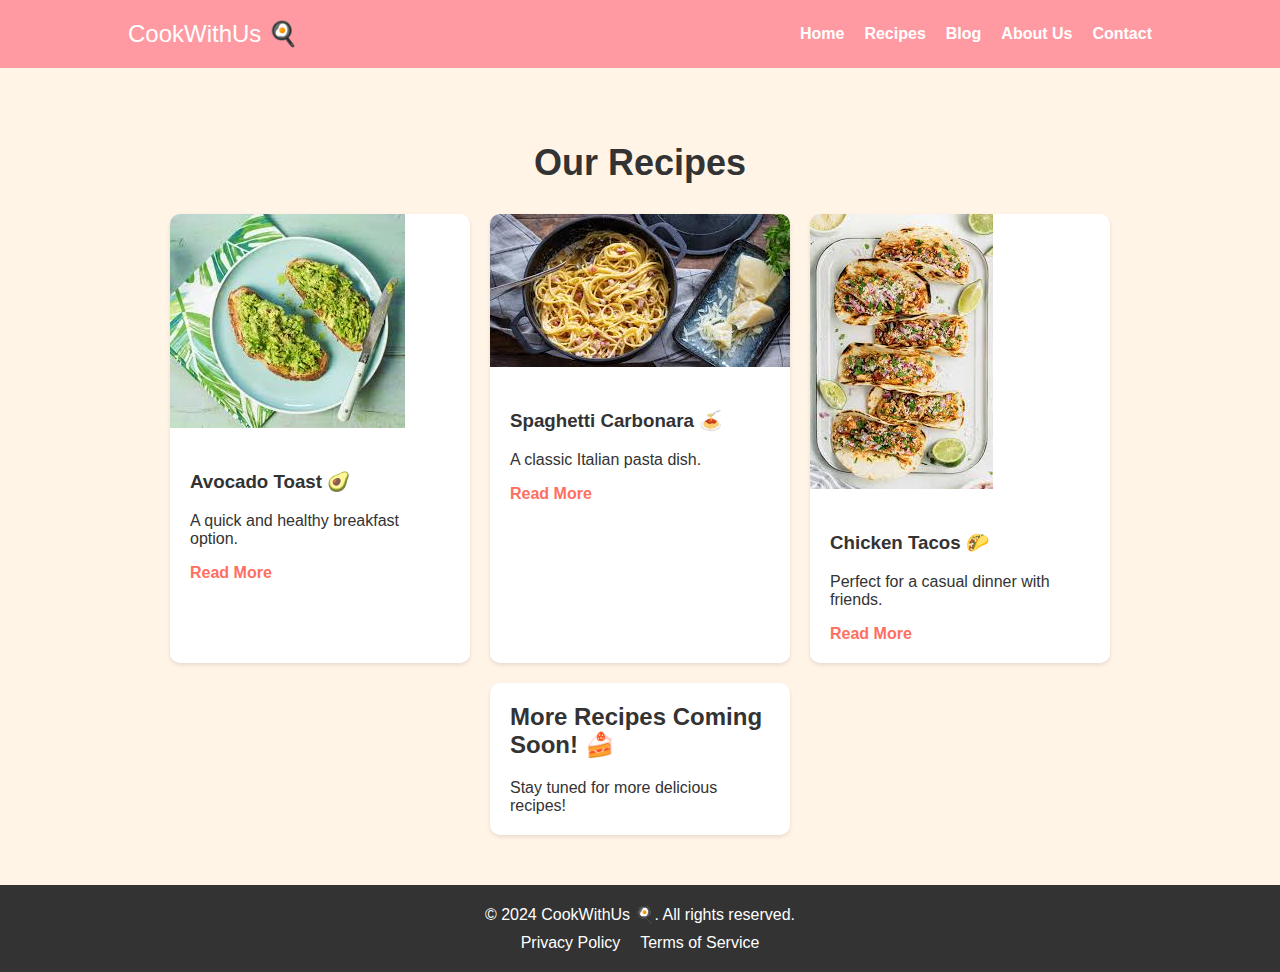
<file: recipes.html>
<!DOCTYPE html>
<html lang="en">
<head>
    <meta charset="UTF-8">
    <meta name="viewport" content="width=device-width, initial-scale=1.0">
    <title>CookWithUs 🍳 - Recipes</title>
    <link rel="stylesheet" href="styles.css">
</head>
<body>
    <header>
        <nav>
            <div class="logo">CookWithUs 🍳</div>
            <ul>
                <li><a href="index.html">Home</a></li>
                <li><a href="recipes.html">Recipes</a></li>
                <li><a href="blog.html">Blog</a></li>
                <li><a href="about.html">About Us</a></li>
                <li><a href="contact.html">Contact</a></li>
            </ul>
        </nav>
    </header>

    <main>
        <section class="recipes">
            <h1>Our Recipes</h1>
            <div class="recipe-list">
                <div class="recipe-item">
                    <img src="IMAGES/4.jpg" alt="Recipe 1">
                    <div class="recipe-info">
                        <h3>Avocado Toast 🥑</h3>
                        <p>A quick and healthy breakfast option.</p>
                        <a href="1.html" class="recipe-link">Read More</a>
                    </div>
                </div>
                <div class="recipe-item">
                    <img src="IMAGES/5.jpg" alt="Recipe 2">
                    <div class="recipe-info">
                        <h3>Spaghetti Carbonara 🍝</h3>
                        <p>A classic Italian pasta dish.</p>
                        <a href="2.html" class="recipe-link">Read More</a>
                    </div>
                </div>
                <div class="recipe-item">
                    <img src="IMAGES/6.jpg" alt="Recipe 3">
                    <div class="recipe-info">
                        <h3>Chicken Tacos 🌮</h3>
                        <p>Perfect for a casual dinner with friends.</p>
                        <a href="3.html" class="recipe-link">Read More</a>
                    </div>
            
                </div>
                <div class="recipe-card coming-soon">
                    <div class="coming-soon-content">
                        <h3>More Recipes Coming Soon! 🍰</h3>
                        <p>Stay tuned for more delicious recipes!</p>
                    </div>
            </div>
        </section>
    </main>

    <footer>
        <p>&copy; 2024 CookWithUs 🍳. All rights reserved.</p>
        <ul>
            <li><a href="#">Privacy Policy</a></li>
            <li><a href="#">Terms of Service</a></li>
        </ul>
    </footer>
</body>
</html>
</file>
<file: styles.css>
/* General Styles */
body {
    font-family: 'Comic Sans MS', 'Poppins', sans-serif;
    margin: 0;
    padding: 0;
    background-color: #fff4e6;
    color: #333;
}

/* Header Styles */
header {
    background-color: #ff9aa2;
    padding: 20px 0;
}

nav {
    display: flex;
    justify-content: space-between;
    align-items: center;
    width: 80%;
    margin: 0 auto;
}

.logo {
    font-size: 24px;
    color: #fff;
}

nav ul {
    list-style: none;
    margin: 0;
    padding: 0;
    display: flex;
    gap: 20px;
}

nav ul li {
    display: inline;
}

nav ul li a {
    color: #fff;
    text-decoration: none;
    font-weight: 600;
}

/* Hero Section Styles */
.hero {
    text-align: center;
    padding: 100px 20px;
    background-image: url('images/hero.jpg');
    background-size: cover;
    background-position: center;
    color: #fff;
}

.hero h1 {
    font-size: 48px;
    font-family: 'Comic Sans MS', 'Poppins', sans-serif;
}

.hero p {
    font-size: 18px;
    margin: 20px 0;
}

.cta-button {
    background-color: #ff9aa2;
    color: #fff;
    padding: 10px 20px;
    text-decoration: none;
    font-weight: 600;
    border-radius: 25px;
}

.cta-button:hover {
    background-color: #ff6f61;
}

/* Popular Recipes Section Styles */
.popular-recipes {
    text-align: center;
    padding: 50px 20px;
    background-color: #ffdac1;
}

.popular-recipes h2 {
    font-size: 36px;
    margin-bottom: 30px;
    font-family: 'Comic Sans MS', 'Poppins', sans-serif;
}

.recipe-grid {
    display: flex;
    justify-content: center;
    gap: 20px;
    flex-wrap: wrap;
}

.recipe-card {
    background-color: #fff;
    box-shadow: 0 2px 4px rgba(0,0,0,0.1);
    border-radius: 10px;
    overflow: hidden;
    width: 300px;
    transition: transform 0.3s;
}

.recipe-card:hover {
    transform: scale(1.05);
}

.recipe-card img {
    width: 100%;
    height: 200px;
    object-fit: cover;
}

.recipe-card h3 {
    font-size: 24px;
    margin: 20px;
    font-family: 'Comic Sans MS', 'Poppins', sans-serif;
}

.recipe-card p {
    font-size: 16px;
    margin: 0 20px 20px 20px;
}

/* Newsletter Section Styles */
.newsletter {
    text-align: center;
    padding: 50px 20px;
    background-color: #ffb7b2;
    color: #fff;
}

.newsletter h2 {
    font-size: 36px;
    margin-bottom: 20px;
    font-family: 'Comic Sans MS', 'Poppins', sans-serif;
}

.newsletter p {
    font-size: 18px;
    margin-bottom: 20px;
}

.newsletter form {
    display: flex;
    justify-content: center;
    gap: 10px;
}

.newsletter input {
    padding: 10px;
    font-size: 16px;
    border-radius: 25px;
    border: none;
}

.newsletter button {
    padding: 10px 20px;
    font-size: 16px;
    border-radius: 25px;
    border: none;
    background-color: #fff;
    color: #ff6f61;
    font-weight: 600;
}

/* Footer Styles */
footer {
    background-color: #333;
    color: #fff;
    text-align: center;
    padding: 20px 0;
}

footer p {
    margin: 0;
}

footer ul {
    list-style: none;
    margin: 10px 0 0 0;
    padding: 0;
    display: flex;
    justify-content: center;
    gap: 20px;
}

footer ul li a {
    color: #fff;
    text-decoration: none;
}

/* Additional Styles for Other Pages */
.recipes, .blog, .about-us, .contact {
    padding: 50px 20px;
    background-color: #fff4e6;
}

.recipes h1, .blog h1, .about-us h1, .contact h1 {
    font-size: 36px;
    margin-bottom: 30px;
    text-align: center;
    font-family: 'Comic Sans MS', 'Poppins', sans-serif;
}

.recipe-list, .blog-list {
    display: flex;
    flex-wrap: wrap;
    justify-content: center;
    gap: 20px;
}

.recipe-item, .blog-post {
    background-color: #fff;
    box-shadow: 0 2px 4px rgba(0,0,0,0.1);
    border-radius: 10px;
    overflow: hidden;
    width: 300px;
    transition: transform 0.3s;
}

.recipe-item:hover, .blog-post:hover {
    transform: scale(1.05);
}

.recipe-info, .blog-info {
    padding: 20px;
}

.recipe-link, .blog-link {
    color: #ff6f61;
    text-decoration: none;
    font-weight: 600;
}

.recipe-link:hover, .blog-link:hover {
    text-decoration: underline;
}

/* Contact Form Styles */
.contact form {
    max-width: 600px;
    margin: 0 auto;
    display: flex;
    flex-direction: column;
    gap: 20px;
}

.contact form label {
    font-weight: 600;
}

.contact form input, .contact form textarea {
    padding: 10px;
    font-size: 16px;
    border-radius: 10px;
    border: 1px solid #ccc;
}

.contact form button {
    padding: 10px 20px;
    font-size: 16px;
    border-radius: 10px;
    border: none;
    background-color: #ff9aa2;
    color: #fff;
    font-weight: 600;
    cursor: pointer;
}

.contact form button:hover {
    background-color: #ff6f61;
}
</file>
